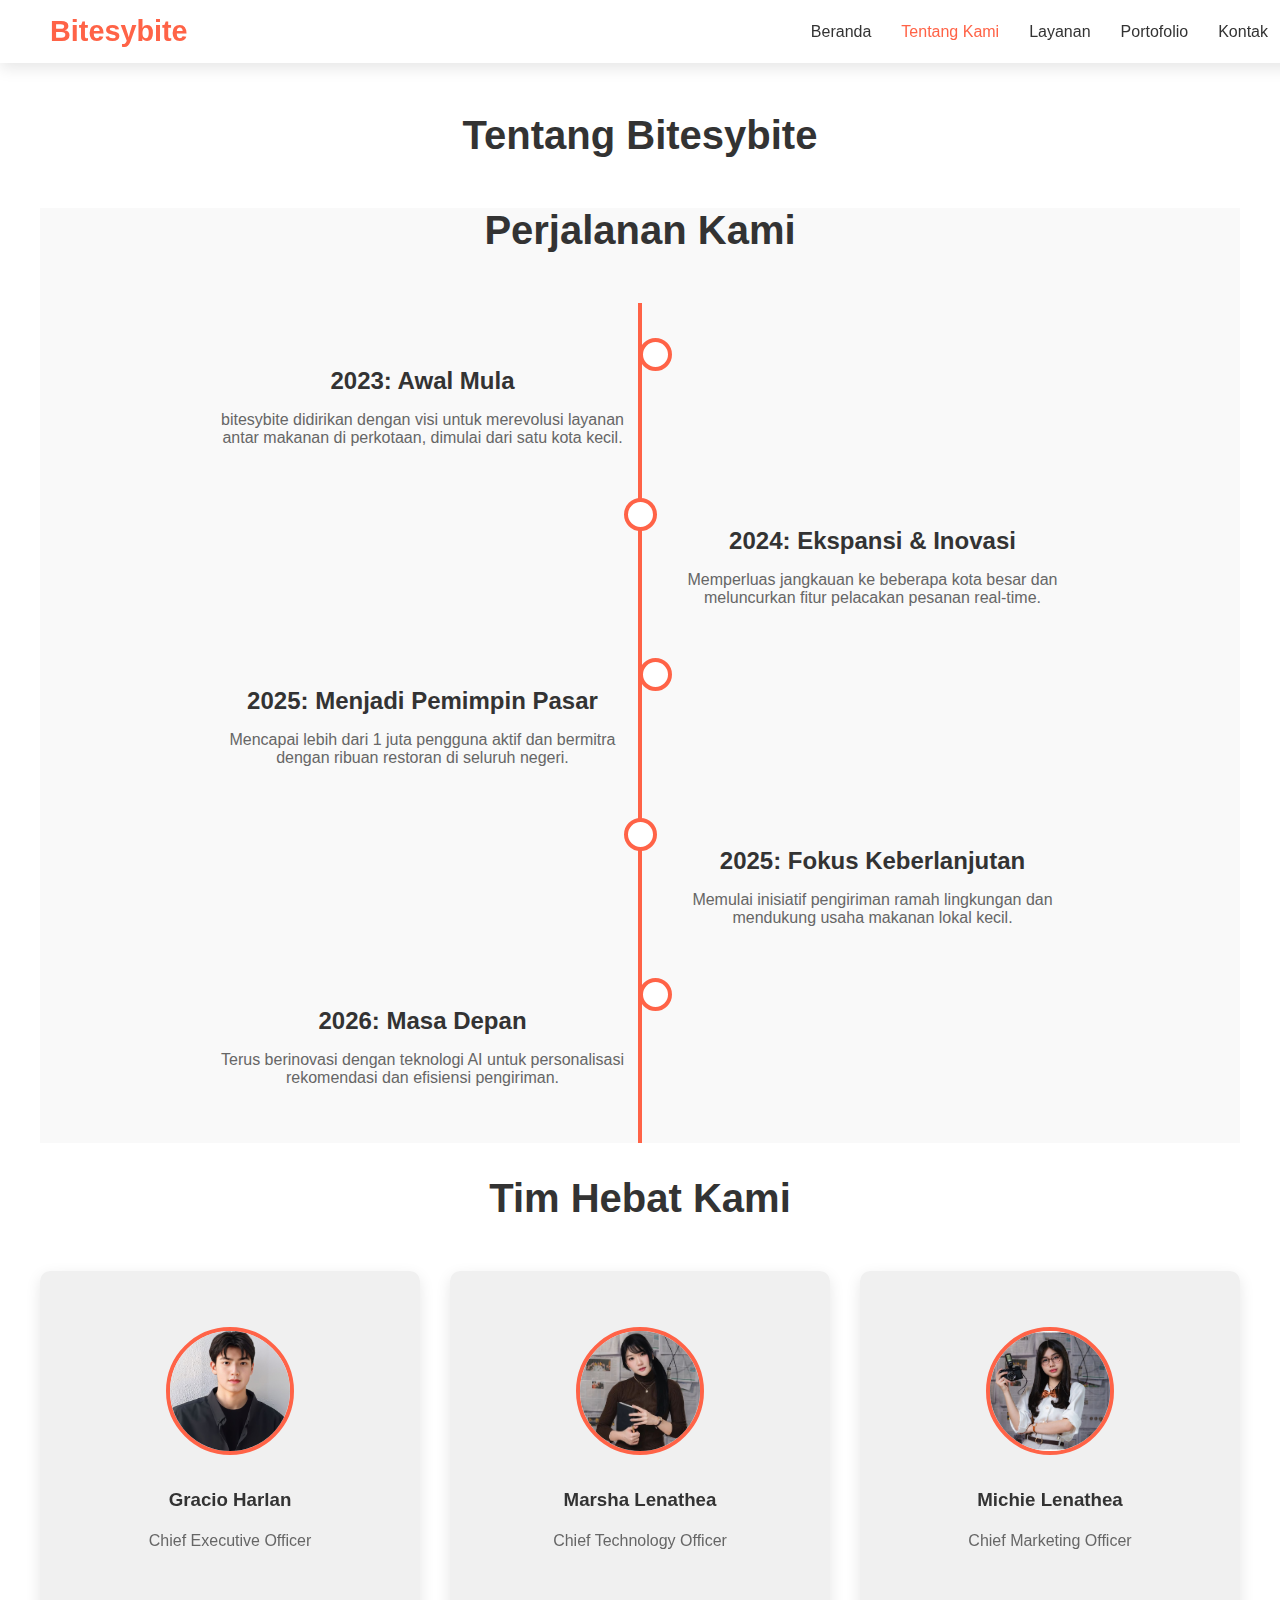
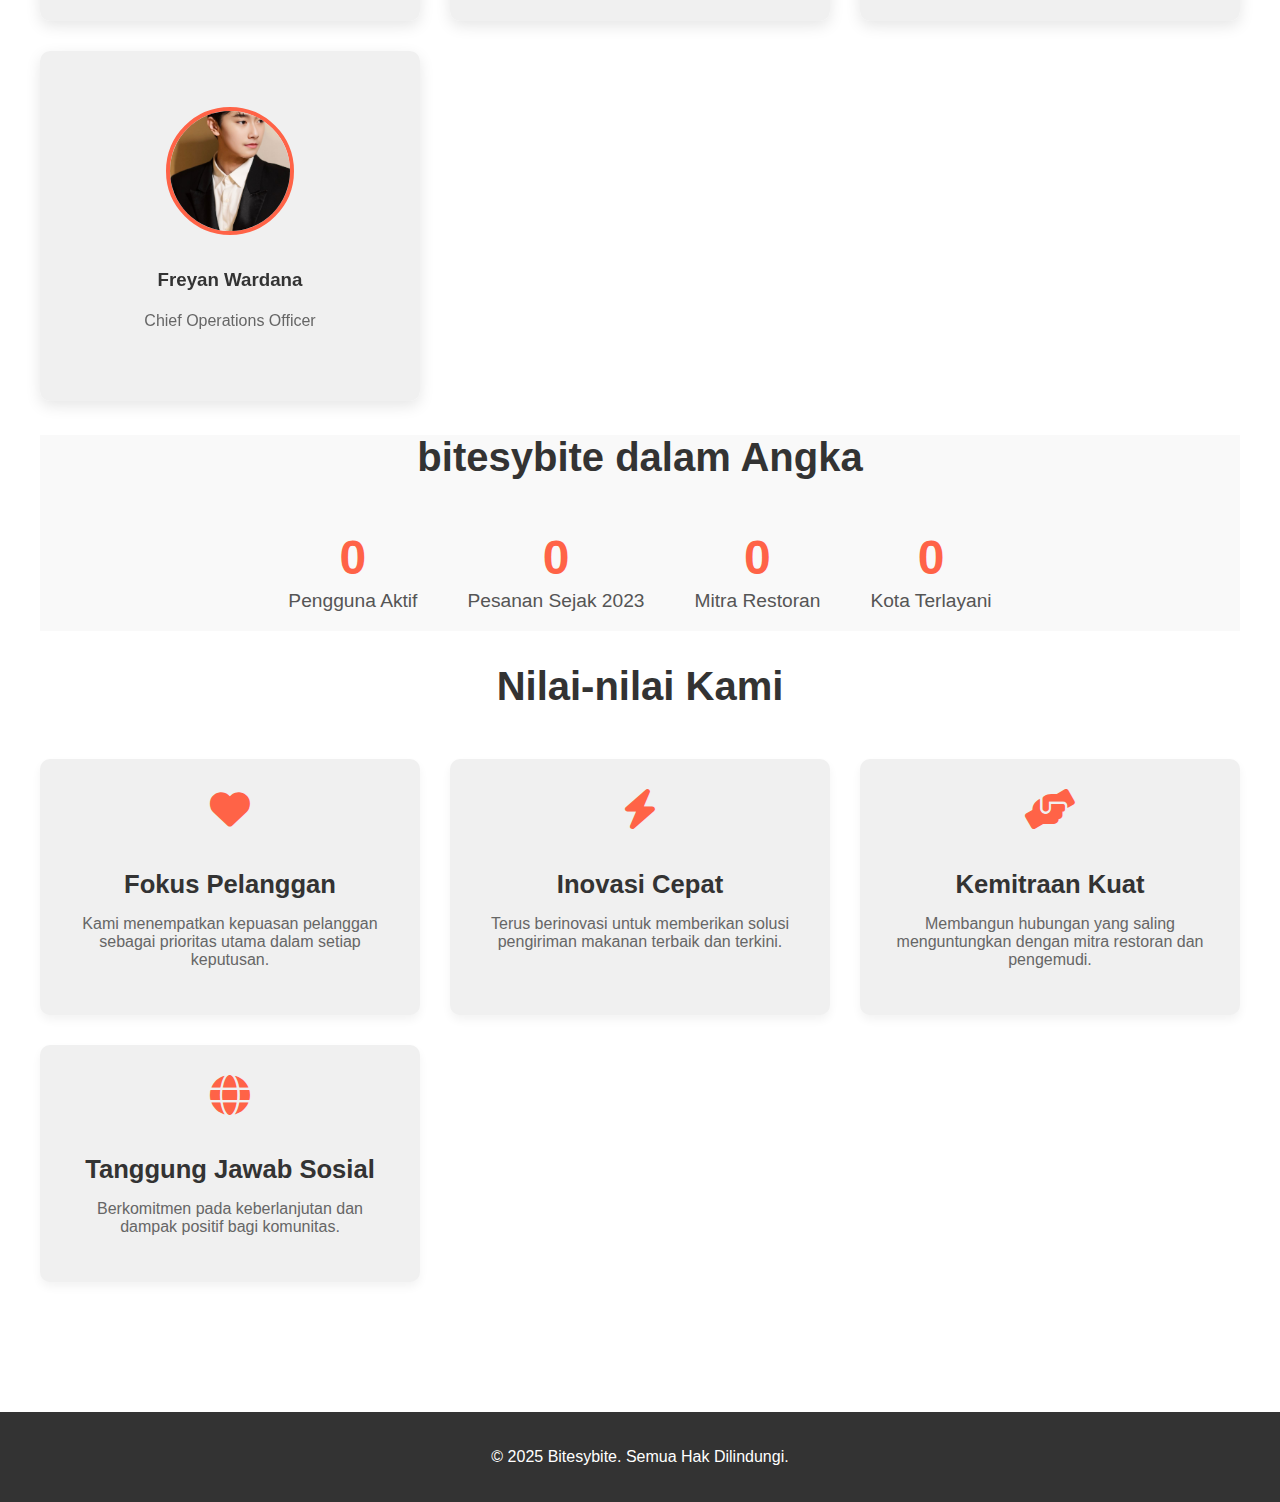
<file: about.html>
<!DOCTYPE html>
<html lang="id">
<head>
    <meta charset="UTF-8">
    <meta name="viewport" content="width=device-width, initial-scale=1.0">
    <title>Tentang Kami - Bitesybite</title>
    <link rel="stylesheet" href="https://cdnjs.cloudflare.com/ajax/libs/font-awesome/6.0.0-beta3/css/all.min.css">
    <link rel="stylesheet" href="style.css">
</head>
<body>
    <header>
        <a href="#" class="logo">Bitesybite</a>
        <nav>
            <ul>
                <li><a href="index.html">Beranda</a></li>
                <li><a href="about.html" class="active">Tentang Kami</a></li>
                <li><a href="services.html">Layanan</a></li>
                <li><a href="portfolio.html">Portofolio</a></li>
                <li><a href="contact.html">Kontak</a></li>
                <li><a href="blog.html">Blog</a></li>
            </ul>
        </nav>
    </header>

    <section id="about" class="about-section">
        <div class="container">
            <h2>Tentang Bitesybite</h2>
            <div class="company-story-section section">
                <h2>Perjalanan Kami</h2>
                <div class="timeline">
                    <div class="timeline-item">
                        <h3>2023: Awal Mula</h3>
                        <p>bitesybite didirikan dengan visi untuk merevolusi layanan antar makanan di perkotaan, dimulai dari satu kota kecil.</p>
                    </div>
                    <div class="timeline-item">
                        <h3>2024: Ekspansi & Inovasi</h3>
                        <p>Memperluas jangkauan ke beberapa kota besar dan meluncurkan fitur pelacakan pesanan real-time.</p>
                    </div>
                    <div class="timeline-item">
                        <h3>2025: Menjadi Pemimpin Pasar</h3>
                        <p>Mencapai lebih dari 1 juta pengguna aktif dan bermitra dengan ribuan restoran di seluruh negeri.</p>
                    </div>
                    <div class="timeline-item">
                        <h3>2025: Fokus Keberlanjutan</h3>
                        <p>Memulai inisiatif pengiriman ramah lingkungan dan mendukung usaha makanan lokal kecil.</p>
                    </div>
                    <div class="timeline-item">
                        <h3>2026: Masa Depan</h3>
                        <p>Terus berinovasi dengan teknologi AI untuk personalisasi rekomendasi dan efisiensi pengiriman.</p>
                    </div>
                </div>
            </div>

            <div class="team-section section">
                <h2>Tim Hebat Kami</h2>
                <div class="team-grid">
                    <div class="team-member-card">
                        <div class="card-inner">
                            <div class="card-front">
                                <img src="img/Gracio _ Graciajkt48.jpg" alt="CEO Image">
                                <h3>Gracio Harlan</h3>
                                <p>Chief Executive Officer</p>
                            </div>
                            <div class="card-back">
                            <p>Gracio adalah visioner di balik Bitesybite, dengan pengalaman lebih dari 10 tahun di industri teknologi dan logistik. Beliau berfokus pada inovasi dan pertumbuhan bisnis.</p>
                                <div>
                                    <a href="#" target="_blank"><i class="fab fa-linkedin"></i></a>
                                    <a href="#" target="_blank"><i class="fab fa-twitter"></i></a>
                                </div>
                            </div>
                        </div>
                    </div>
                    <div class="team-member-card">
                        <div class="card-inner">
                            <div class="card-front">
                                <img src="img/Marsha Lenathea.jpg" alt="CTO Image">
                                <h3>Marsha Lenathea</h3>
                                <p>Chief Technology Officer</p>
                            </div>
                            <div class="card-back">
                                <p>Marsha memimpin pengembangan teknologi dan infrastruktur Bitesybite. Dengan keahlian di bidang AI dan data, ia memastikan platform kami selalu terdepan.</p>
                                <div>
                                    <a href="#" target="_blank"><i class="fab fa-linkedin"></i></a>
                                    <a href="#" target="_blank"><i class="fab fa-github"></i></a>
                                </div>
                            </div>
                        </div>
                    </div>
                    <div class="team-member-card">
                        <div class="card-inner">
                            <div class="card-front">
                                <img src="img/Michie JKT48.jpg" alt="CMO Image">
                                <h3>Michie Lenathea</h3>
                                <p>Chief Marketing Officer</p>
                            </div>
                            <div class="card-back">
                                <p>Michie bertanggung jawab atas strategi pemasaran dan branding. Ia adalah otak di balik kampanye-kampanye sukses Bitesybite yang menarik jutaan pengguna.</p>
                                <div>
                                    <a href="#" target="_blank"><i class="fab fa-linkedin"></i></a>
                                    <a href="#" target="_blank"><i class="fab fa-instagram"></i></a>
                                </div>
                            </div>
                        </div>
                    </div>
                    <div class="team-member-card">
                        <div class="card-inner">
                            <div class="card-front">
                                <img src="img/ferrel JKT48.jpg" alt="COO Image">
                                <h3>Freyan Wardana</h3>
                                <p>Chief Operations Officer</p>
                            </div>
                            <div class="card-back">
                                <p>Freyan mengawasi semua operasi harian, memastikan efisiensi dan kualitas layanan pengiriman. Beliau adalah kunci kelancaran operasional Bitesybite.</p>
                                <div>
                                    <a href="#" target="_blank"><i class="fab fa-linkedin"></i></a>
                                    <a href="#" target="_blank"><i class="fab fa-facebook"></i></a>
                                </div>
                            </div>
                        </div>
                    </div>
                </div>
            </div>

            <div class="company-stats-section section">
                <h2>bitesybite dalam Angka</h2>
                <div class="stats-grid">
                    <div class="stat-item">
                        <div class="counter" data-target="1000000">0</div>
                        <p>Pengguna Aktif</p>
                    </div>
                    <div class="stat-item">
                        <div class="counter" data-target="2000000">0</div>
                        <p>Pesanan Sejak 2023</p>
                    </div>
                    <div class="stat-item">
                        <div class="counter" data-target="100">0</div>
                        <p>Mitra Restoran</p>
                    </div>
                    <div class="stat-item">
                        <div class="counter" data-target="55">0</div>
                        <p>Kota Terlayani</p>
                    </div>
                </div>
            </div>

            <div class="our-values-section section">
                <h2>Nilai-nilai Kami</h2>
                <div class="values-grid">
                    <div class="value-item">
                        <i class="fas fa-heart"></i>
                        <h3>Fokus Pelanggan</h3>
                        <p>Kami menempatkan kepuasan pelanggan sebagai prioritas utama dalam setiap keputusan.</p>
                    </div>
                    <div class="value-item">
                        <i class="fas fa-bolt"></i>
                        <h3>Inovasi Cepat</h3>
                        <p>Terus berinovasi untuk memberikan solusi pengiriman makanan terbaik dan terkini.</p>
                    </div>
                    <div class="value-item">
                        <i class="fas fa-hands-helping"></i>
                        <h3>Kemitraan Kuat</h3>
                        <p>Membangun hubungan yang saling menguntungkan dengan mitra restoran dan pengemudi.</p>
                    </div>
                    <div class="value-item">
                        <i class="fas fa-globe"></i>
                        <h3>Tanggung Jawab Sosial</h3>
                        <p>Berkomitmen pada keberlanjutan dan dampak positif bagi komunitas.</p>
                    </div>
                </div>
            </div>
        </div>
    </section>

    <footer>
        <div class="container">
            <p>&copy; 2025 Bitesybite. Semua Hak Dilindungi.</p>
        </div>
    </footer>
    <script src="script.js"></script>
</body>
</html>
</file>
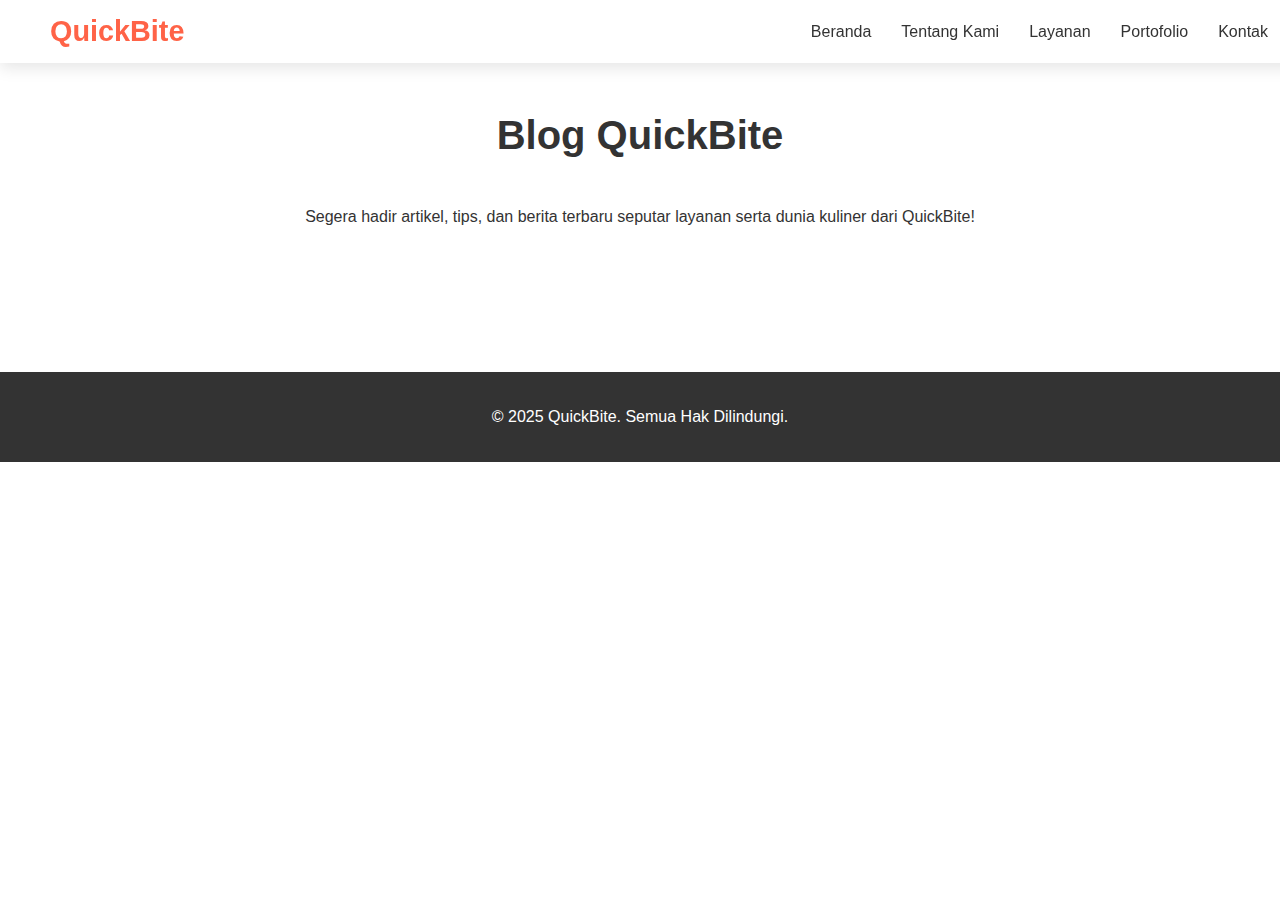
<file: blog.html>
<!DOCTYPE html>
<html lang="id">
<head>
    <meta charset="UTF-8">
    <meta name="viewport" content="width=device-width, initial-scale=1.0">
    <title>Blog - QuickBite</title>
    <link rel="stylesheet" href="https://cdnjs.cloudflare.com/ajax/libs/font-awesome/6.0.0-beta3/css/all.min.css">
    <link rel="stylesheet" href="style.css">
</head>
<body>
    <header>
        <a href="#" class="logo">QuickBite</a>
        <nav>
            <ul>
                <li><a href="index.html">Beranda</a></li>
                <li><a href="about.html">Tentang Kami</a></li>
                <li><a href="services.html">Layanan</a></li>
                <li><a href="portfolio.html">Portofolio</a></li>
                <li><a href="contact.html">Kontak</a></li>
                <li><a href="blog.html" class="active">Blog</a></li>
            </ul>
        </nav>
    </header>

    <section id="blog" class="blog-section">
        <div class="container">
            <h2>Blog QuickBite</h2>
            <p>Segera hadir artikel, tips, dan berita terbaru seputar layanan serta dunia kuliner dari QuickBite!</p>
        </div>
    </section>
    <footer>
        <div class="container">
            <p>&copy; 2025 QuickBite. Semua Hak Dilindungi.</p>
        </div>
    </footer>
    <script src="script.js"></script>
</body>
</html>
</file>
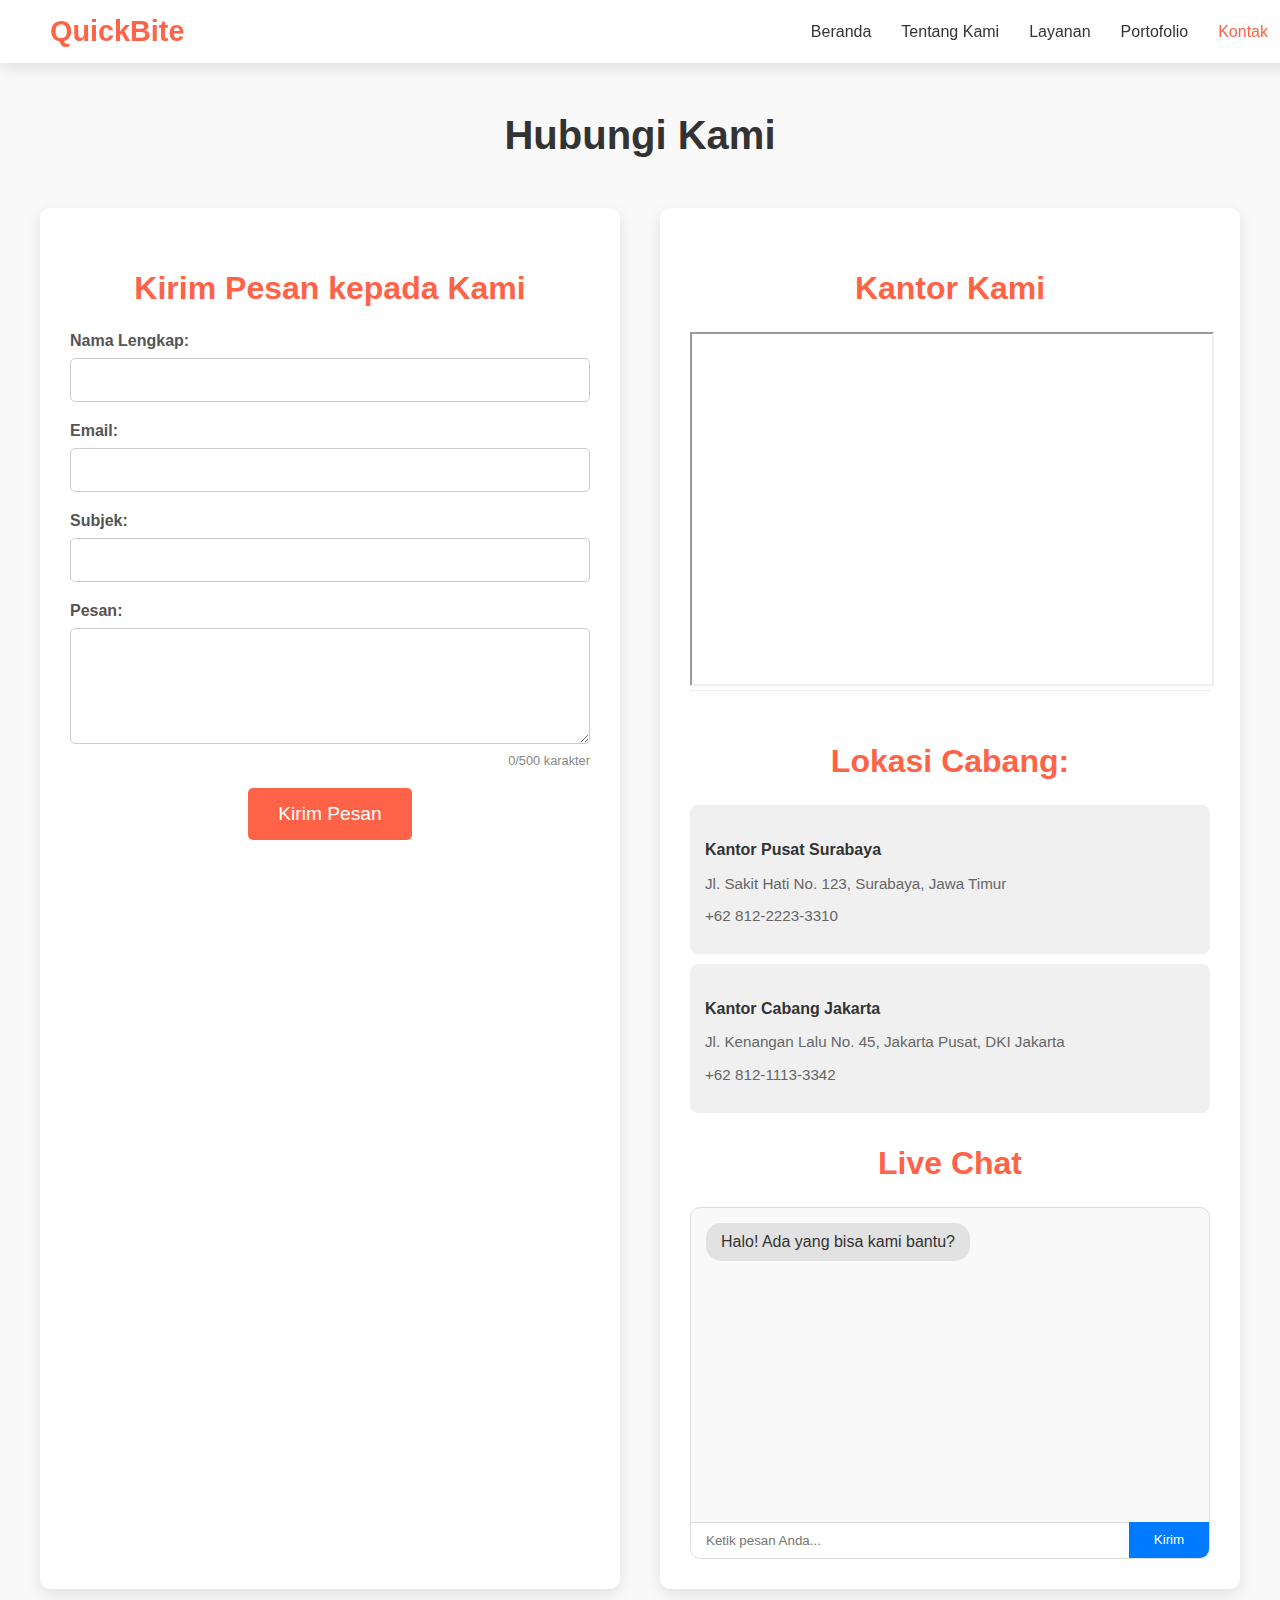
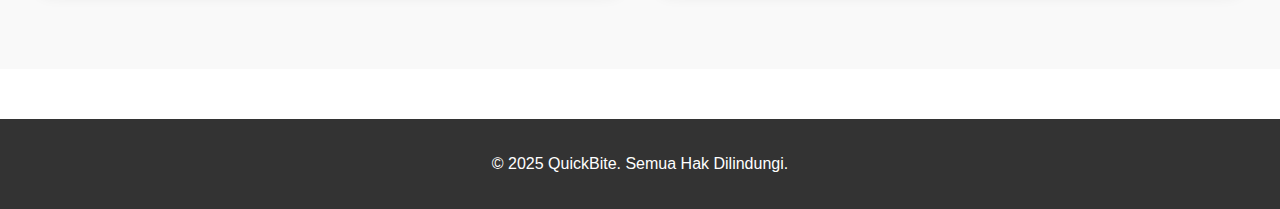
<file: contact.html>
<!DOCTYPE html>
<html lang="id">
<head>
    <meta charset="UTF-8">
    <meta name="viewport" content="width=device-width, initial-scale=1.0">
    <title>Kontak - QuickBite</title>
    <link rel="stylesheet" href="https://cdnjs.cloudflare.com/ajax/libs/font-awesome/6.0.0-beta3/css/all.min.css">
    <link rel="stylesheet" href="style.css">
</head>
<body>
    <header>
        <a href="#" class="logo">QuickBite</a>
        <nav>
            <ul>
                <li><a href="index.html">Beranda</a></li>
                <li><a href="about.html">Tentang Kami</a></li>
                <li><a href="services.html">Layanan</a></li>
                <li><a href="portfolio.html">Portofolio</a></li>
                <li><a href="contact.html" class="active">Kontak</a></li>
                <li><a href="blog.html">Blog</a></li>
            </ul>
        </nav>
    </header>

    <section id="contact" class="contact-section">
        <div class="container">
            <h2>Hubungi Kami</h2>
            <div class="contact-container">
                <div class="contact-form-container">
                    <h3>Kirim Pesan kepada Kami</h3>
                    <form class="contact-form" id="contact-form">
                        <div class="form-group">
                            <label for="name">Nama Lengkap:</label>
                            <input type="text" id="name" name="name" required>
                            <span class="error-message" id="name-error"></span>
                        </div>
                        <div class="form-group">
                            <label for="email">Email:</label>
                            <input type="email" id="email" name="email" required>
                            <span class="error-message" id="email-error"></span>
                        </div>
                        <div class="form-group">
                            <label for="subject">Subjek:</label>
                            <input type="text" id="subject" name="subject" required>
                            <span class="error-message" id="subject-error"></span>
                        </div>
                        <div class="form-group">
                            <label for="message">Pesan:</label>
                            <textarea id="message" name="message" rows="6" maxlength="500" required></textarea>
                            <span class="char-counter" id="message-char-count">0/500 karakter</span>
                            <span class="error-message" id="message-error"></span>
                        </div>
                        <button type="submit">Kirim Pesan</button>
                    </form>
                </div>
                <div class="contact-info-map-container">
                    <h3>Kantor Kami</h3>
                    <div id="map" class="map-placeholder">
                        <iframe src="https://www.google.com/maps" alt="Map Placeholder" style="width:100%; height:350px; object-fit:cover;"></iframe>
                    </div>
                    <div class="office-locations">
                        <h3>Lokasi Cabang:</h3>
                        <div class="location-marker-item" data-lat="-7.271165" data-lng="112.748118">
                            <h4>Kantor Pusat Surabaya</h4>
                            <p>Jl. Sakit Hati No. 123, Surabaya, Jawa Timur</p>
                            <p>+62 812-2223-3310</p>
                        </div>
                        <div class="location-marker-item" data-lat="-6.208763" data-lng="106.845599">
                            <h4>Kantor Cabang Jakarta</h4>
                            <p>Jl. Kenangan Lalu No. 45, Jakarta Pusat, DKI Jakarta</p>
                            <p>+62 812-1113-3342</p>
                        </div>
                    </div>
                    <h3>Live Chat</h3>
                    <div class="live-chat-box">
                        <div class="chat-messages" id="chat-messages">
                            <div class="chat-message bot">Halo! Ada yang bisa kami bantu?</div>
                        </div>
                        <div style="display: flex;">
                            <input type="text" id="chat-input" placeholder="Ketik pesan Anda...">
                            <button id="send-chat">Kirim</button>
                        </div>
                    </div>
                </div>
            </div>
        </div>
    </section>
    <footer>
        <div class="container">
            <p>&copy; 2025 QuickBite. Semua Hak Dilindungi.</p>
        </div>
    </footer>
    <script src="script.js"></script>
</body>
</html>
</file>
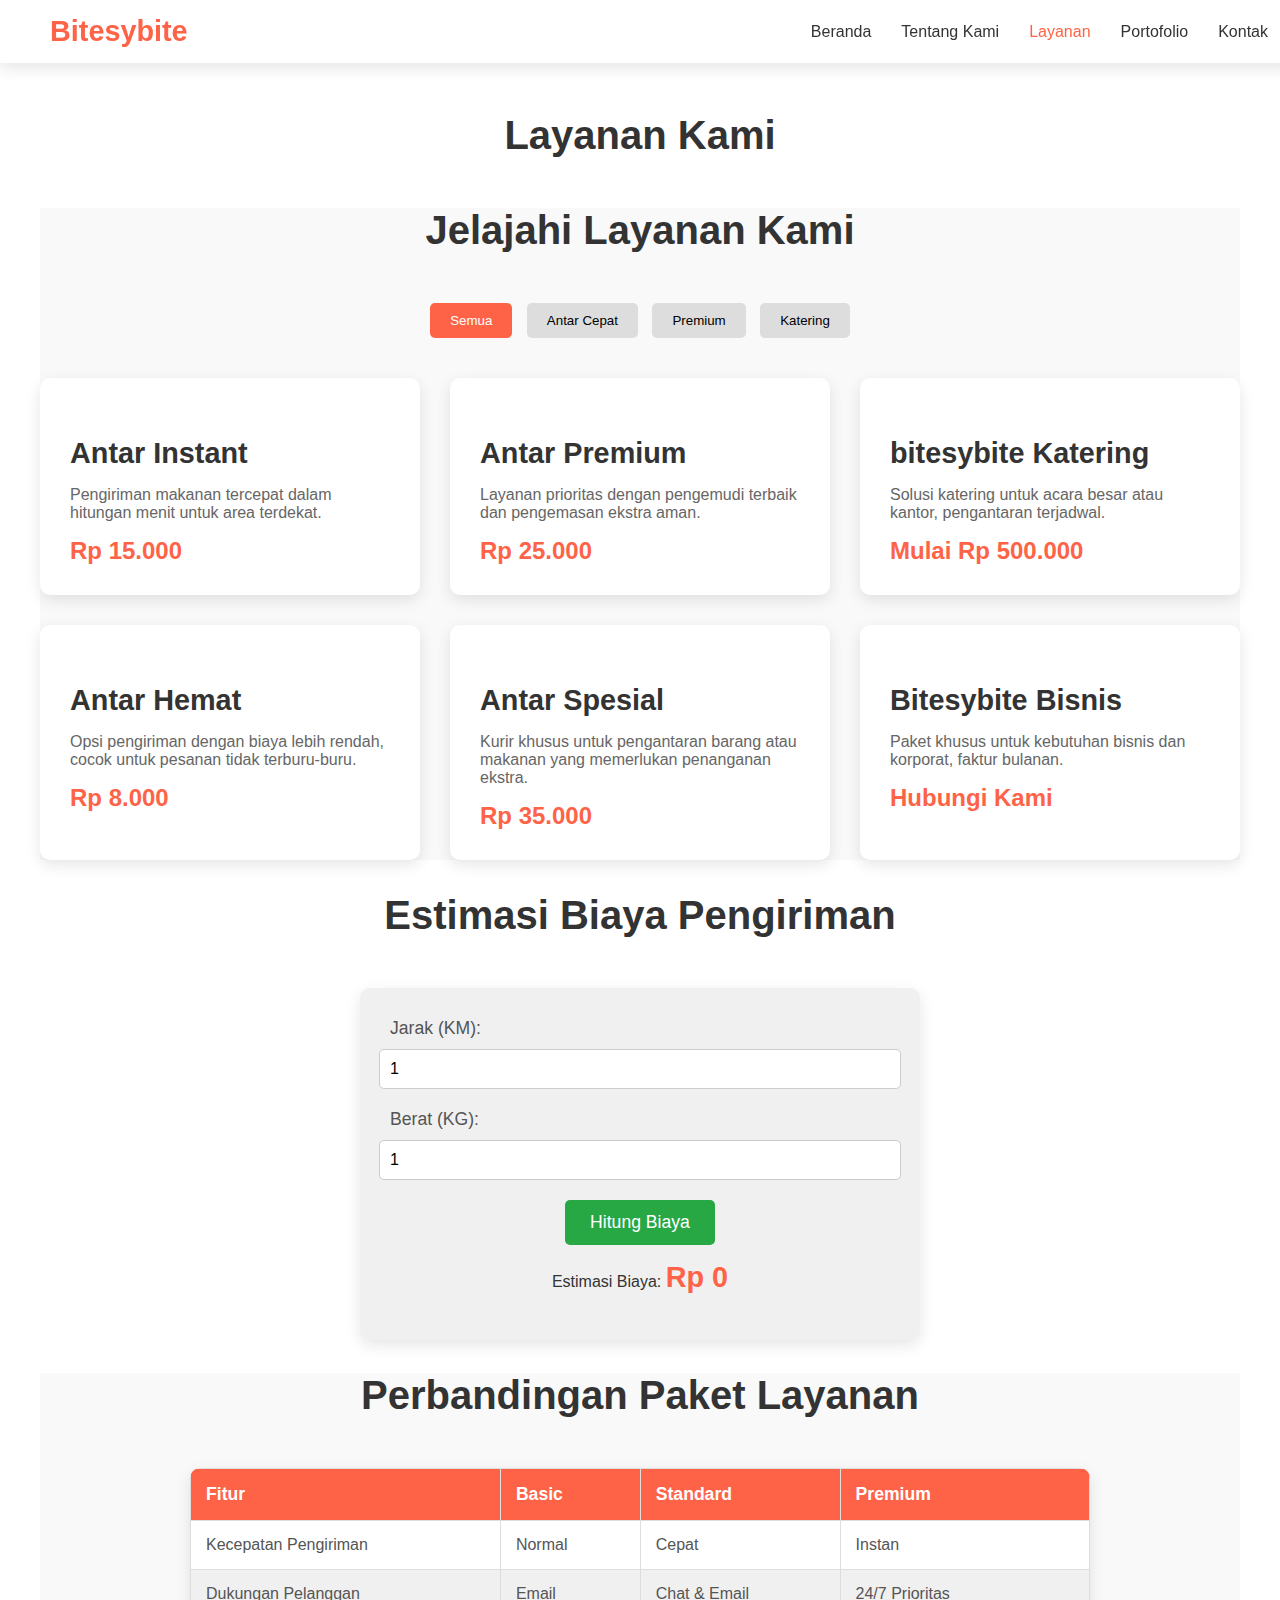
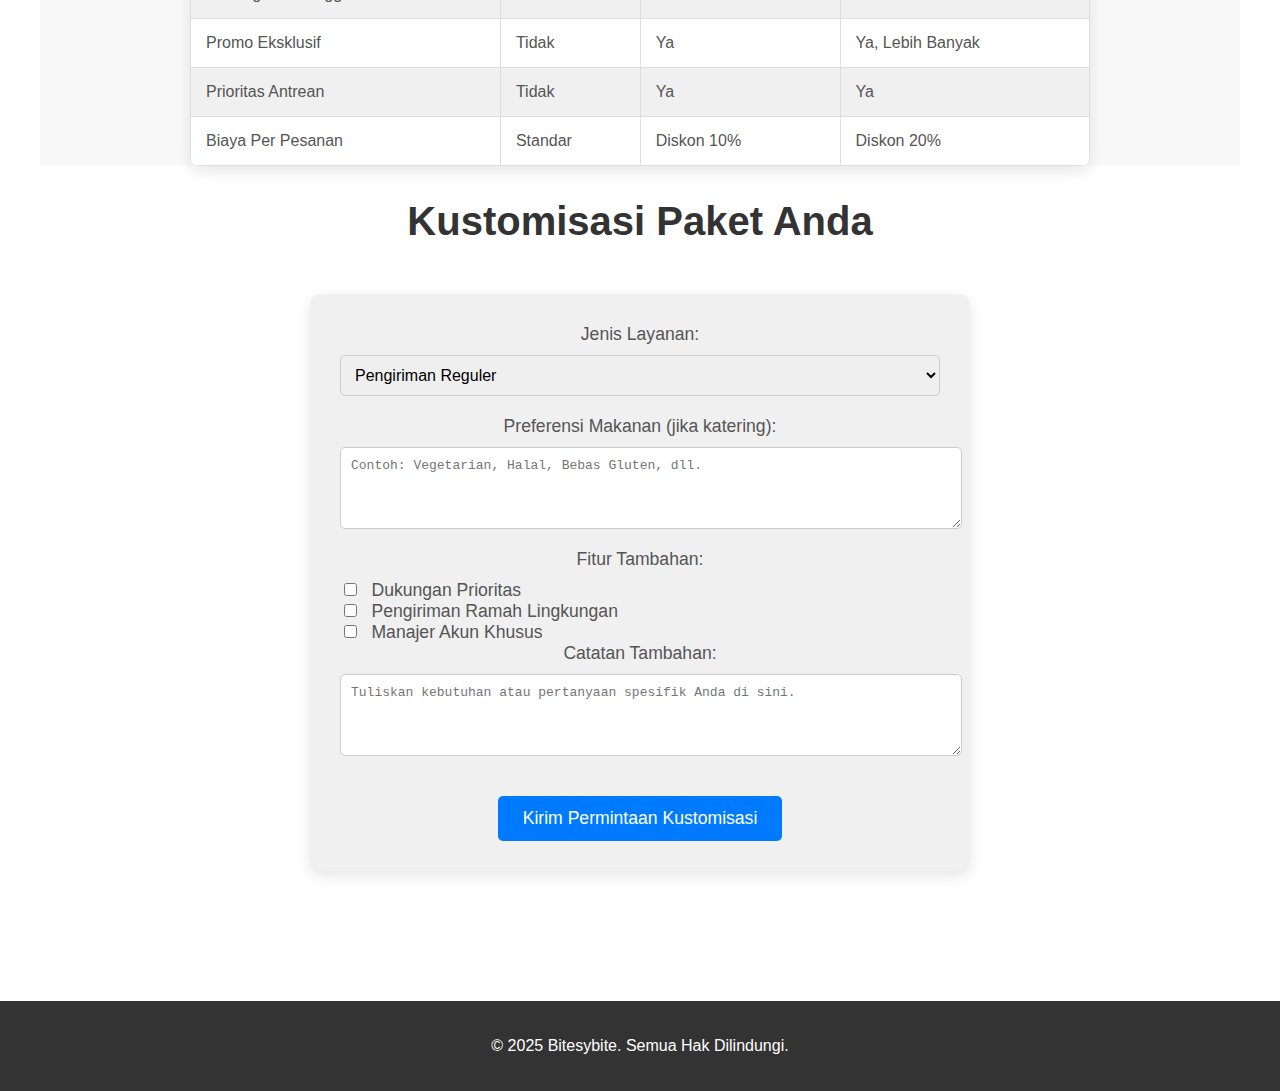
<file: portfolio.html>
<!DOCTYPE html>
<html lang="id">
<head>
    <meta charset="UTF-8">
    <meta name="viewport" content="width=device-width, initial-scale=1.0">
    <title>Layanan - Bitesybite</title>
    <link rel="stylesheet" href="https://cdnjs.cloudflare.com/ajax/libs/font-awesome/6.0.0-beta3/css/all.min.css">
    <link rel="stylesheet" href="style.css">
</head>
<body>
    <header>
        <a href="#" class="logo">Bitesybite</a>
        <nav>
            <ul>
                <li><a href="index.html">Beranda</a></li>
                <li><a href="about.html">Tentang Kami</a></li>
                <li><a href="services.html" class="active">Layanan</a></li>
                <li><a href="portfolio.html">Portofolio</a></li>
                <li><a href="contact.html">Kontak</a></li>
                <li><a href="blog.html">Blog</a></li>
            </ul>
        </nav>
    </header>

    <section id="services" class="services-section">
        <div class="container">
            <h2>Layanan Kami</h2>
            <div class="services-catalog section">
                <h2>Jelajahi Layanan Kami</h2>
                <div class="filter-buttons">
                    <button class="filter-btn active" data-category="all">Semua</button>
                    <button class="filter-btn" data-category="fast-delivery">Antar Cepat</button>
                    <button class="filter-btn" data-category="premium">Premium</button>
                    <button class="filter-btn" data-category="catering">Katering</button>
                </div>
                <div class="service-cards-grid">
                    <div class="service-card-item" data-category="fast-delivery">
                        <h3>Antar Instant</h3>
                        <p>Pengiriman makanan tercepat dalam hitungan menit untuk area terdekat.</p>
                        <span class="price">Rp 15.000</span>
                    </div>
                    <div class="service-card-item" data-category="premium">
                        <h3>Antar Premium</h3>
                        <p>Layanan prioritas dengan pengemudi terbaik dan pengemasan ekstra aman.</p>
                        <span class="price">Rp 25.000</span>
                    </div>
                    <div class="service-card-item" data-category="catering">
                        <h3>bitesybite Katering</h3>
                        <p>Solusi katering untuk acara besar atau kantor, pengantaran terjadwal.</p>
                        <span class="price">Mulai Rp 500.000</span>
                    </div>
                     <div class="service-card-item" data-category="fast-delivery">
                        <h3>Antar Hemat</h3>
                        <p>Opsi pengiriman dengan biaya lebih rendah, cocok untuk pesanan tidak terburu-buru.</p>
                        <span class="price">Rp 8.000</span>
                    </div>
                    <div class="service-card-item" data-category="premium">
                        <h3>Antar Spesial</h3>
                        <p>Kurir khusus untuk pengantaran barang atau makanan yang memerlukan penanganan ekstra.</p>
                        <span class="price">Rp 35.000</span>
                    </div>
                    <div class="service-card-item" data-category="catering">
                        <h3>Bitesybite Bisnis</h3>
                        <p>Paket khusus untuk kebutuhan bisnis dan korporat, faktur bulanan.</p>
                        <span class="price">Hubungi Kami</span>
                    </div>
                </div>
            </div>

            <div class="price-calculator-section section">
                <h2>Estimasi Biaya Pengiriman</h2>
                <div class="calculator-form">
                    <label for="distance">Jarak (KM):</label>
                    <input type="number" id="distance" min="1" value="1" placeholder="Masukkan jarak dalam KM">

                    <label for="weight">Berat (KG):</label>
                    <input type="number" id="weight" min="0.1" step="0.1" value="1" placeholder="Masukkan berat dalam KG">

                    <button id="calculate-price">Hitung Biaya</button>
                    <p>Estimasi Biaya: <span id="estimated-cost">Rp 0</span></p>
                </div>
            </div>

            <div class="comparison-table-section section">
                <h2>Perbandingan Paket Layanan</h2>
                <table>
                    <thead>
                        <tr>
                            <th>Fitur</th>
                            <th>Basic</th>
                            <th>Standard</th>
                            <th>Premium</th>
                        </tr>
                    </thead>
                    <tbody>
                        <tr>
                            <td>Kecepatan Pengiriman</td>
                            <td>Normal</td>
                            <td>Cepat</td>
                            <td>Instan</td>
                        </tr>
                        <tr>
                            <td>Dukungan Pelanggan</td>
                            <td>Email</td>
                            <td>Chat & Email</td>
                            <td>24/7 Prioritas</td>
                        </tr>
                        <tr>
                            <td>Promo Eksklusif</td>
                            <td>Tidak</td>
                            <td>Ya</td>
                            <td>Ya, Lebih Banyak</td>
                        </tr>
                        <tr>
                            <td>Prioritas Antrean</td>
                            <td>Tidak</td>
                            <td>Ya</td>
                            <td>Ya</td>
                        </tr>
                        <tr>
                            <td>Biaya Per Pesanan</td>
                            <td>Standar</td>
                            <td>Diskon 10%</td>
                            <td>Diskon 20%</td>
                        </tr>
                    </tbody>
                </table>
            </div>

            <div class="customize-package-form-section section">
                <h2>Kustomisasi Paket Anda</h2>
                <form class="customization-form" id="customization-form">
                    <label for="package-type">Jenis Layanan:</label>
                    <select id="package-type" name="package_type">
                        <option value="delivery">Pengiriman Reguler</option>
                        <option value="catering">Katering</option>
                        <option value="business">Kebutuhan Bisnis</option>
                    </select>

                    <label for="food-preferences">Preferensi Makanan (jika katering):</label>
                    <textarea id="food-preferences" name="food_preferences" rows="4" placeholder="Contoh: Vegetarian, Halal, Bebas Gluten, dll."></textarea>

                    <label>Fitur Tambahan:</label>
                    <div>
                        <input type="checkbox" id="priority-support" name="additional_features[]" value="priority-support">
                        <label for="priority-support">Dukungan Prioritas</label>
                    </div>
                    <div>
                        <input type="checkbox" id="eco-friendly-delivery" name="additional_features[]" value="eco-friendly-delivery">
                        <label for="eco-friendly-delivery">Pengiriman Ramah Lingkungan</label>
                    </div>
                    <div>
                        <input type="checkbox" id="dedicated-account" name="additional_features[]" value="dedicated-account">
                        <label for="dedicated-account">Manajer Akun Khusus</label>
                    </div>

                    <label for="notes">Catatan Tambahan:</label>
                    <textarea id="notes" name="notes" rows="4" placeholder="Tuliskan kebutuhan atau pertanyaan spesifik Anda di sini."></textarea>

                    <button type="submit">Kirim Permintaan Kustomisasi</button>
                </form>
            </div>
        </div>
    </section>
    <footer>
        <div class="container">
            <p>&copy; 2025 Bitesybite. Semua Hak Dilindungi.</p>
        </div>
    </footer>
    <script src="script.js"></script>
</body>
</html>
</file>
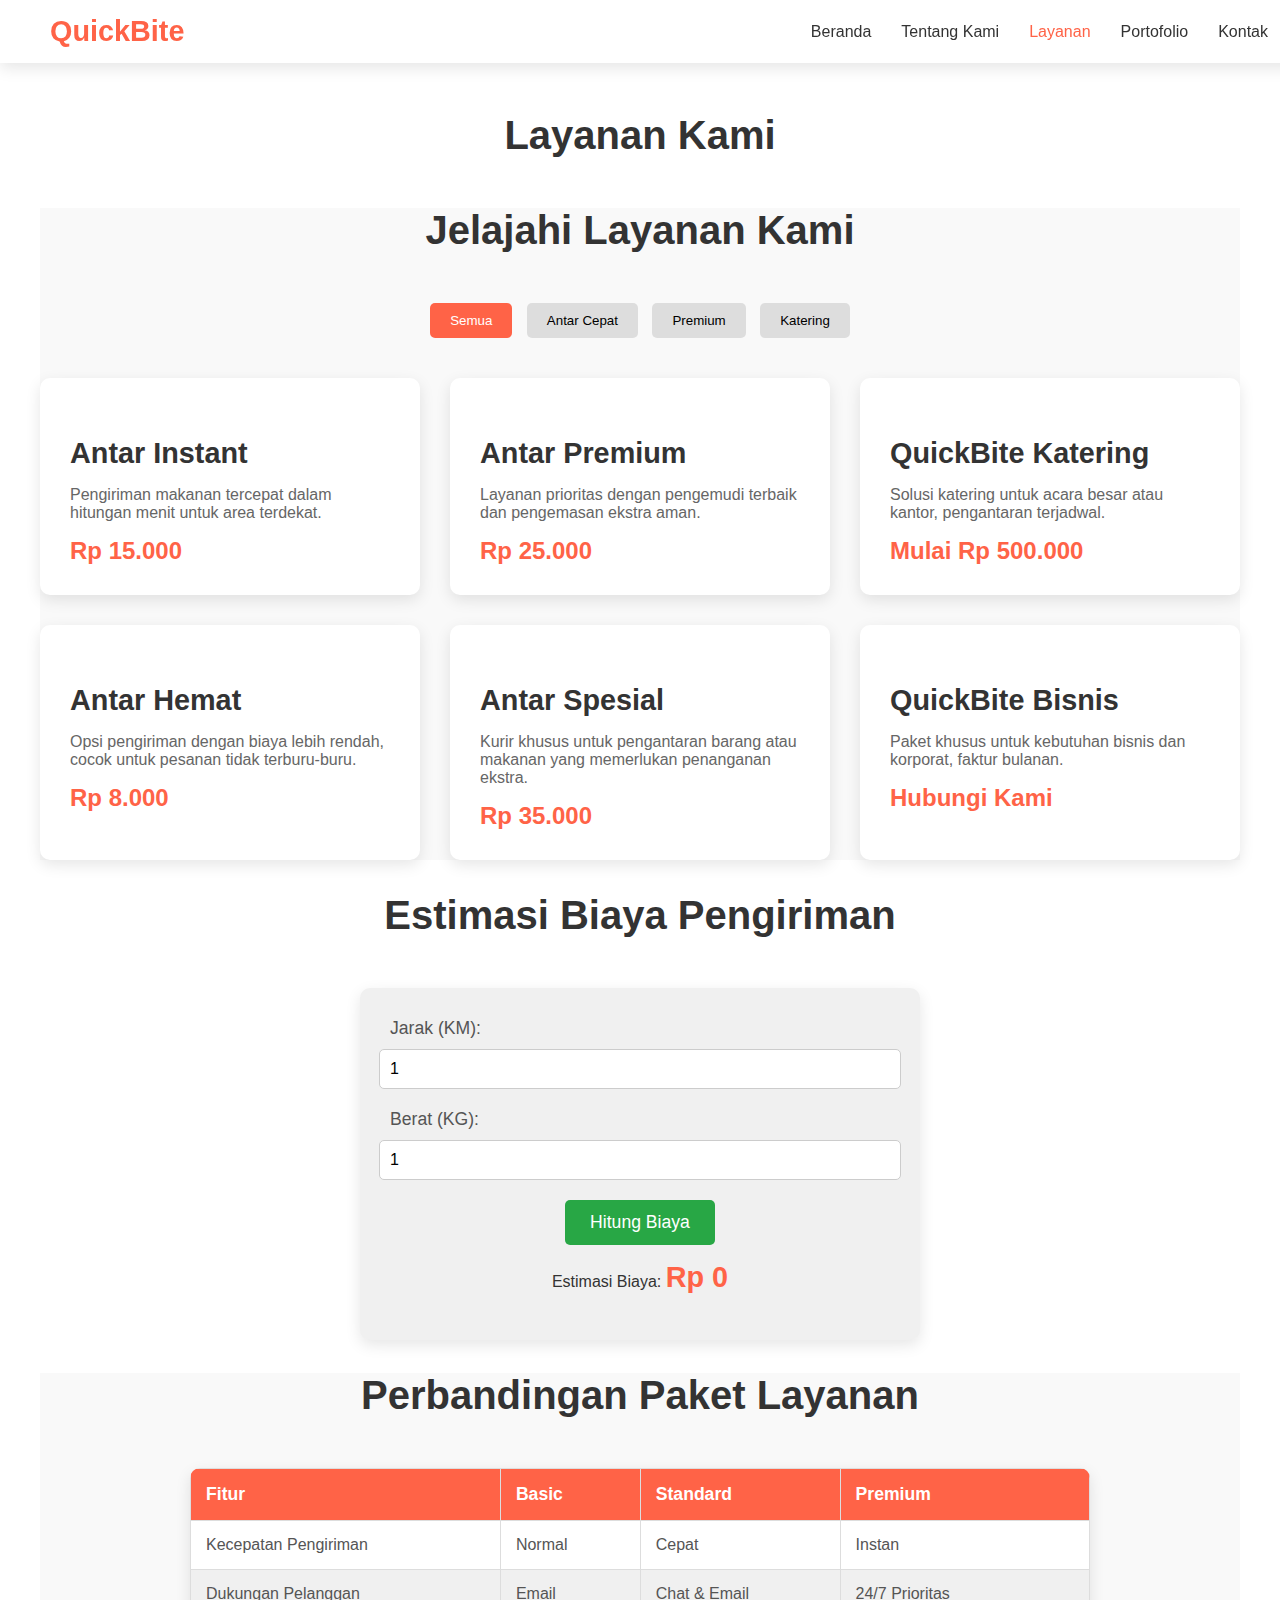
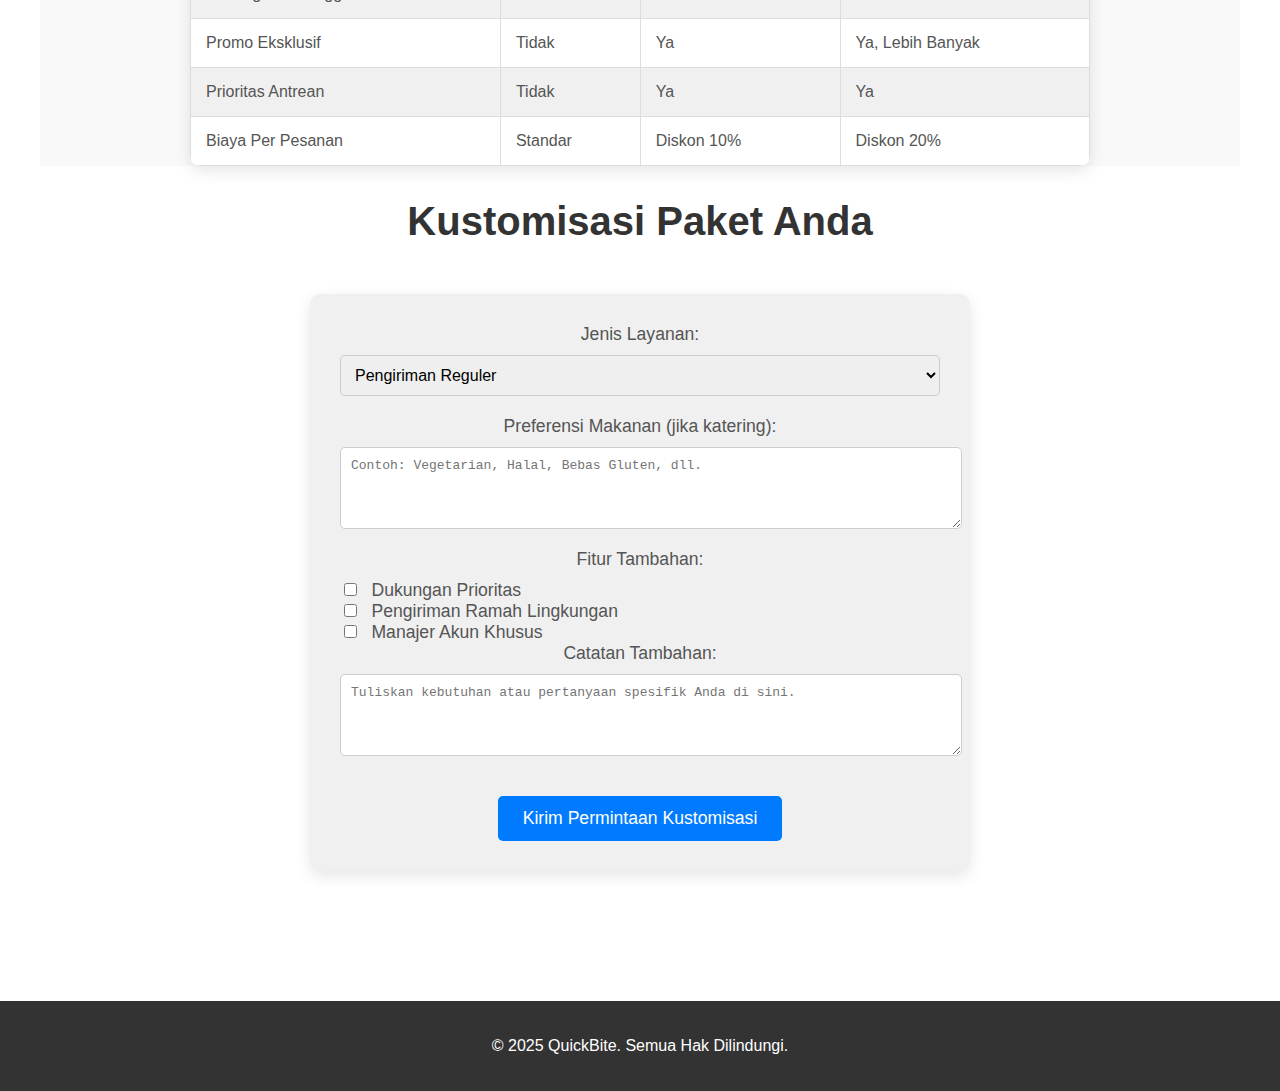
<file: service.html>
<!DOCTYPE html>
<html lang="id">
<head>
    <meta charset="UTF-8">
    <meta name="viewport" content="width=device-width, initial-scale=1.0">
    <title>Layanan - QuickBite</title>
    <link rel="stylesheet" href="https://cdnjs.cloudflare.com/ajax/libs/font-awesome/6.0.0-beta3/css/all.min.css">
    <link rel="stylesheet" href="style.css">
</head>
<body>
    <header>
        <a href="#" class="logo">QuickBite</a>
        <nav>
            <ul>
                <li><a href="index.html">Beranda</a></li>
                <li><a href="about.html">Tentang Kami</a></li>
                <li><a href="services.html" class="active">Layanan</a></li>
                <li><a href="portfolio.html">Portofolio</a></li>
                <li><a href="contact.html">Kontak</a></li>
                <li><a href="blog.html">Blog</a></li>
            </ul>
        </nav>
    </header>

    <section id="services" class="services-section">
        <div class="container">
            <h2>Layanan Kami</h2>
            <div class="services-catalog section">
                <h2>Jelajahi Layanan Kami</h2>
                <div class="filter-buttons">
                    <button class="filter-btn active" data-category="all">Semua</button>
                    <button class="filter-btn" data-category="fast-delivery">Antar Cepat</button>
                    <button class="filter-btn" data-category="premium">Premium</button>
                    <button class="filter-btn" data-category="catering">Katering</button>
                </div>
                <div class="service-cards-grid">
                    <div class="service-card-item" data-category="fast-delivery">
                        <h3>Antar Instant</h3>
                        <p>Pengiriman makanan tercepat dalam hitungan menit untuk area terdekat.</p>
                        <span class="price">Rp 15.000</span>
                    </div>
                    <div class="service-card-item" data-category="premium">
                        <h3>Antar Premium</h3>
                        <p>Layanan prioritas dengan pengemudi terbaik dan pengemasan ekstra aman.</p>
                        <span class="price">Rp 25.000</span>
                    </div>
                    <div class="service-card-item" data-category="catering">
                        <h3>QuickBite Katering</h3>
                        <p>Solusi katering untuk acara besar atau kantor, pengantaran terjadwal.</p>
                        <span class="price">Mulai Rp 500.000</span>
                    </div>
                     <div class="service-card-item" data-category="fast-delivery">
                        <h3>Antar Hemat</h3>
                        <p>Opsi pengiriman dengan biaya lebih rendah, cocok untuk pesanan tidak terburu-buru.</p>
                        <span class="price">Rp 8.000</span>
                    </div>
                    <div class="service-card-item" data-category="premium">
                        <h3>Antar Spesial</h3>
                        <p>Kurir khusus untuk pengantaran barang atau makanan yang memerlukan penanganan ekstra.</p>
                        <span class="price">Rp 35.000</span>
                    </div>
                    <div class="service-card-item" data-category="catering">
                        <h3>QuickBite Bisnis</h3>
                        <p>Paket khusus untuk kebutuhan bisnis dan korporat, faktur bulanan.</p>
                        <span class="price">Hubungi Kami</span>
                    </div>
                </div>
            </div>

            <div class="price-calculator-section section">
                <h2>Estimasi Biaya Pengiriman</h2>
                <div class="calculator-form">
                    <label for="distance">Jarak (KM):</label>
                    <input type="number" id="distance" min="1" value="1" placeholder="Masukkan jarak dalam KM">

                    <label for="weight">Berat (KG):</label>
                    <input type="number" id="weight" min="0.1" step="0.1" value="1" placeholder="Masukkan berat dalam KG">

                    <button id="calculate-price">Hitung Biaya</button>
                    <p>Estimasi Biaya: <span id="estimated-cost">Rp 0</span></p>
                </div>
            </div>

            <div class="comparison-table-section section">
                <h2>Perbandingan Paket Layanan</h2>
                <table>
                    <thead>
                        <tr>
                            <th>Fitur</th>
                            <th>Basic</th>
                            <th>Standard</th>
                            <th>Premium</th>
                        </tr>
                    </thead>
                    <tbody>
                        <tr>
                            <td>Kecepatan Pengiriman</td>
                            <td>Normal</td>
                            <td>Cepat</td>
                            <td>Instan</td>
                        </tr>
                        <tr>
                            <td>Dukungan Pelanggan</td>
                            <td>Email</td>
                            <td>Chat & Email</td>
                            <td>24/7 Prioritas</td>
                        </tr>
                        <tr>
                            <td>Promo Eksklusif</td>
                            <td>Tidak</td>
                            <td>Ya</td>
                            <td>Ya, Lebih Banyak</td>
                        </tr>
                        <tr>
                            <td>Prioritas Antrean</td>
                            <td>Tidak</td>
                            <td>Ya</td>
                            <td>Ya</td>
                        </tr>
                        <tr>
                            <td>Biaya Per Pesanan</td>
                            <td>Standar</td>
                            <td>Diskon 10%</td>
                            <td>Diskon 20%</td>
                        </tr>
                    </tbody>
                </table>
            </div>

            <div class="customize-package-form-section section">
                <h2>Kustomisasi Paket Anda</h2>
                <form class="customization-form" id="customization-form">
                    <label for="package-type">Jenis Layanan:</label>
                    <select id="package-type" name="package_type">
                        <option value="delivery">Pengiriman Reguler</option>
                        <option value="catering">Katering</option>
                        <option value="business">Kebutuhan Bisnis</option>
                    </select>

                    <label for="food-preferences">Preferensi Makanan (jika katering):</label>
                    <textarea id="food-preferences" name="food_preferences" rows="4" placeholder="Contoh: Vegetarian, Halal, Bebas Gluten, dll."></textarea>

                    <label>Fitur Tambahan:</label>
                    <div>
                        <input type="checkbox" id="priority-support" name="additional_features[]" value="priority-support">
                        <label for="priority-support">Dukungan Prioritas</label>
                    </div>
                    <div>
                        <input type="checkbox" id="eco-friendly-delivery" name="additional_features[]" value="eco-friendly-delivery">
                        <label for="eco-friendly-delivery">Pengiriman Ramah Lingkungan</label>
                    </div>
                    <div>
                        <input type="checkbox" id="dedicated-account" name="additional_features[]" value="dedicated-account">
                        <label for="dedicated-account">Manajer Akun Khusus</label>
                    </div>

                    <label for="notes">Catatan Tambahan:</label>
                    <textarea id="notes" name="notes" rows="4" placeholder="Tuliskan kebutuhan atau pertanyaan spesifik Anda di sini."></textarea>

                    <button type="submit">Kirim Permintaan Kustomisasi</button>
                </form>
            </div>
        </div>
    </section>
    <footer>
        <div class="container">
            <p>&copy; 2025 QuickBite. Semua Hak Dilindungi.</p>
        </div>
    </footer>
    <script src="script.js"></script>
</body>
</html>
</file>
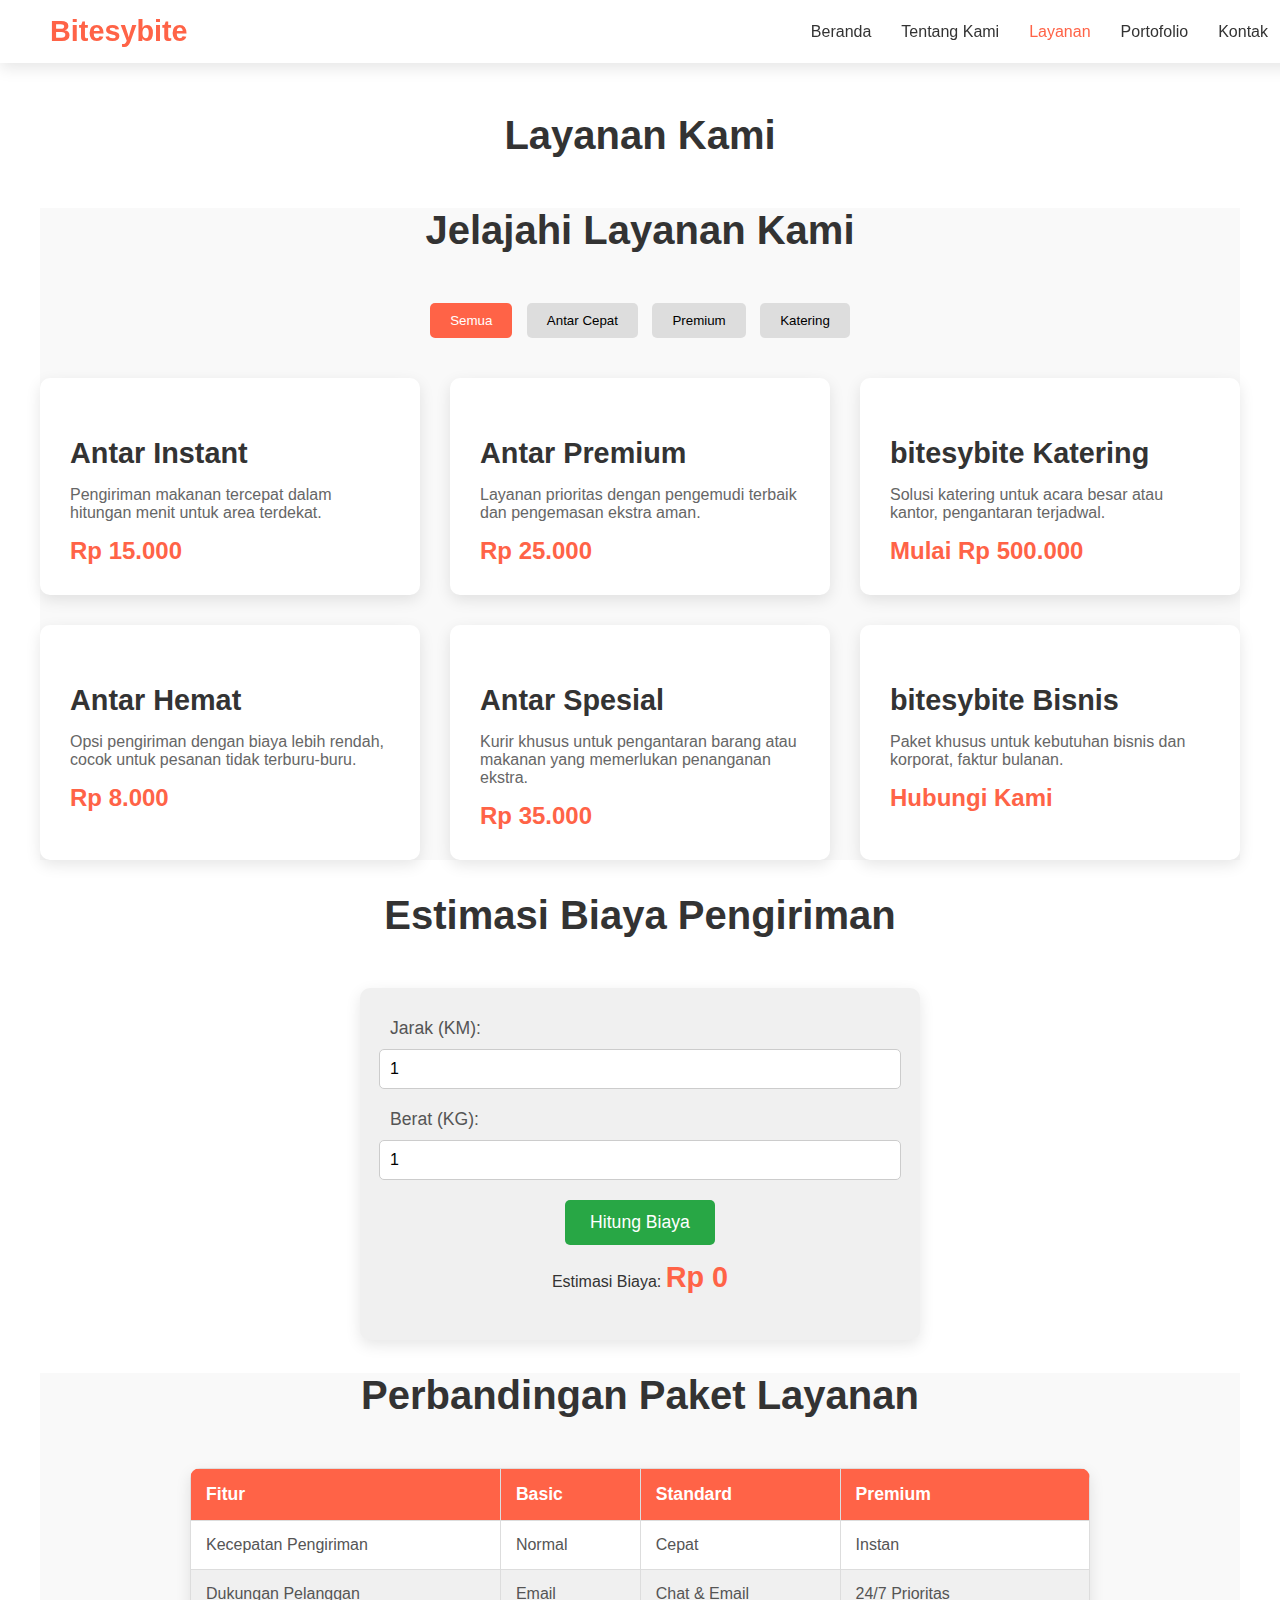
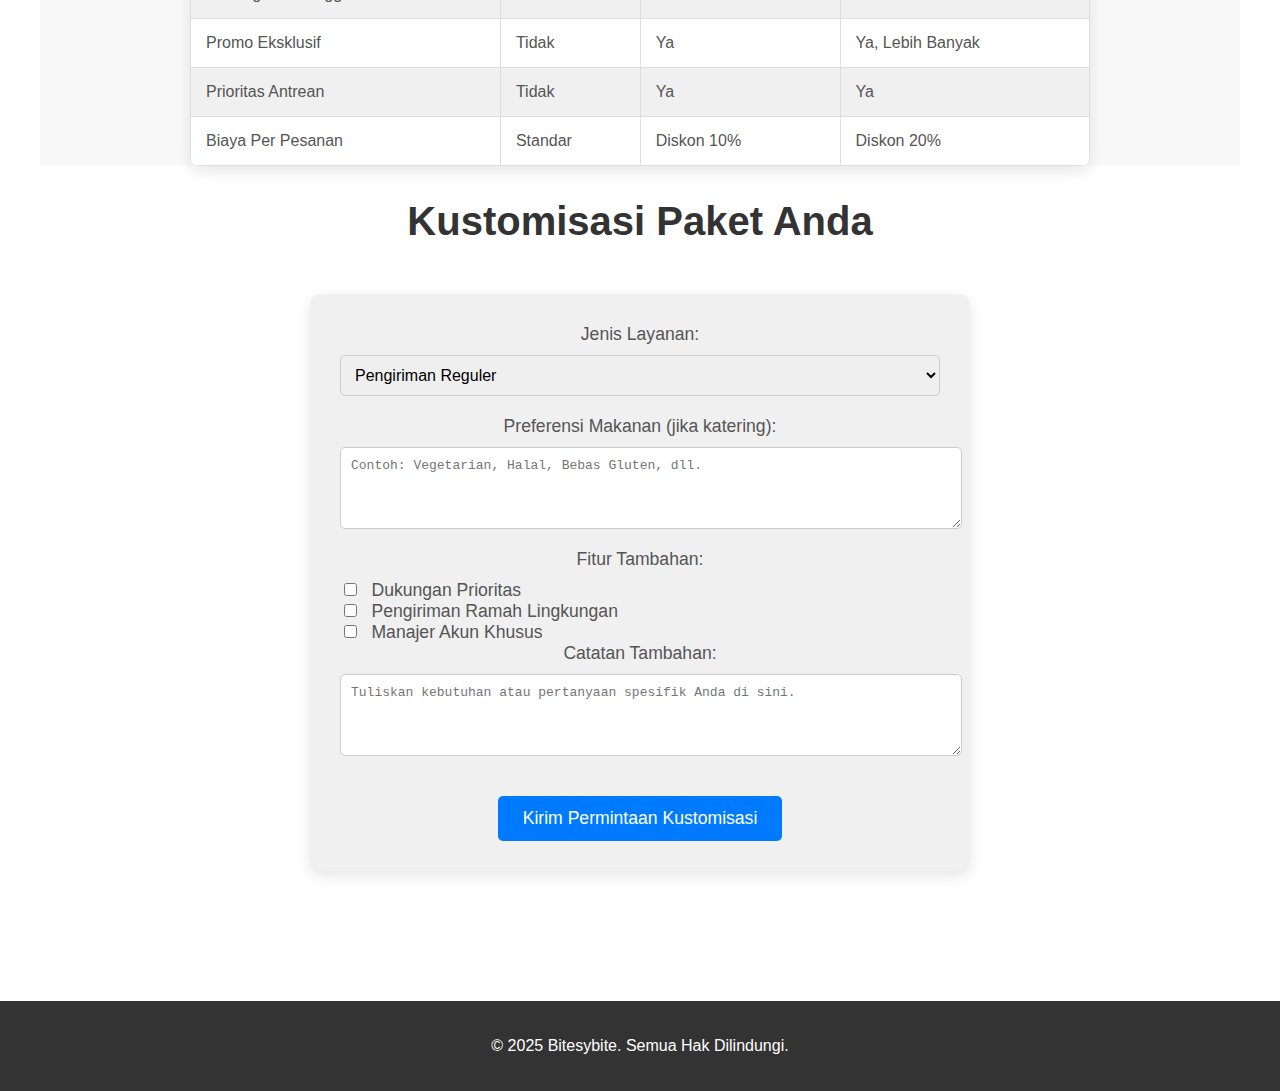
<file: services.html>
<!DOCTYPE html>
<html lang="id">
<head>
    <meta charset="UTF-8">
    <meta name="viewport" content="width=device-width, initial-scale=1.0">
    <title>Layanan - Bitesybite</title>
    <link rel="stylesheet" href="https://cdnjs.cloudflare.com/ajax/libs/font-awesome/6.0.0-beta3/css/all.min.css">
    <link rel="stylesheet" href="style.css">
</head>
<body>
    <header>
        <a href="#" class="logo">Bitesybite</a>
        <nav>
            <ul>
                <li><a href="index.html">Beranda</a></li>
                <li><a href="about.html">Tentang Kami</a></li>
                <li><a href="services.html" class="active">Layanan</a></li>
                <li><a href="portfolio.html">Portofolio</a></li>
                <li><a href="contact.html">Kontak</a></li>
                <li><a href="blog.html">Blog</a></li>
            </ul>
        </nav>
    </header>

    <section id="services" class="services-section">
        <div class="container">
            <h2>Layanan Kami</h2>
            <div class="services-catalog section">
                <h2>Jelajahi Layanan Kami</h2>
                <div class="filter-buttons">
                    <button class="filter-btn active" data-category="all">Semua</button>
                    <button class="filter-btn" data-category="fast-delivery">Antar Cepat</button>
                    <button class="filter-btn" data-category="premium">Premium</button>
                    <button class="filter-btn" data-category="catering">Katering</button>
                </div>
                <div class="service-cards-grid">
                    <div class="service-card-item" data-category="fast-delivery">
                        <h3>Antar Instant</h3>
                        <p>Pengiriman makanan tercepat dalam hitungan menit untuk area terdekat.</p>
                        <span class="price">Rp 15.000</span>
                    </div>
                    <div class="service-card-item" data-category="premium">
                        <h3>Antar Premium</h3>
                        <p>Layanan prioritas dengan pengemudi terbaik dan pengemasan ekstra aman.</p>
                        <span class="price">Rp 25.000</span>
                    </div>
                    <div class="service-card-item" data-category="catering">
                        <h3>bitesybite Katering</h3>
                        <p>Solusi katering untuk acara besar atau kantor, pengantaran terjadwal.</p>
                        <span class="price">Mulai Rp 500.000</span>
                    </div>
                     <div class="service-card-item" data-category="fast-delivery">
                        <h3>Antar Hemat</h3>
                        <p>Opsi pengiriman dengan biaya lebih rendah, cocok untuk pesanan tidak terburu-buru.</p>
                        <span class="price">Rp 8.000</span>
                    </div>
                    <div class="service-card-item" data-category="premium">
                        <h3>Antar Spesial</h3>
                        <p>Kurir khusus untuk pengantaran barang atau makanan yang memerlukan penanganan ekstra.</p>
                        <span class="price">Rp 35.000</span>
                    </div>
                    <div class="service-card-item" data-category="catering">
                        <h3>bitesybite Bisnis</h3>
                        <p>Paket khusus untuk kebutuhan bisnis dan korporat, faktur bulanan.</p>
                        <span class="price">Hubungi Kami</span>
                    </div>
                </div>
            </div>

            <div class="price-calculator-section section">
                <h2>Estimasi Biaya Pengiriman</h2>
                <div class="calculator-form">
                    <label for="distance">Jarak (KM):</label>
                    <input type="number" id="distance" min="1" value="1" placeholder="Masukkan jarak dalam KM">

                    <label for="weight">Berat (KG):</label>
                    <input type="number" id="weight" min="0.1" step="0.1" value="1" placeholder="Masukkan berat dalam KG">

                    <button id="calculate-price">Hitung Biaya</button>
                    <p>Estimasi Biaya: <span id="estimated-cost">Rp 0</span></p>
                </div>
            </div>

            <div class="comparison-table-section section">
                <h2>Perbandingan Paket Layanan</h2>
                <table>
                    <thead>
                        <tr>
                            <th>Fitur</th>
                            <th>Basic</th>
                            <th>Standard</th>
                            <th>Premium</th>
                        </tr>
                    </thead>
                    <tbody>
                        <tr>
                            <td>Kecepatan Pengiriman</td>
                            <td>Normal</td>
                            <td>Cepat</td>
                            <td>Instan</td>
                        </tr>
                        <tr>
                            <td>Dukungan Pelanggan</td>
                            <td>Email</td>
                            <td>Chat & Email</td>
                            <td>24/7 Prioritas</td>
                        </tr>
                        <tr>
                            <td>Promo Eksklusif</td>
                            <td>Tidak</td>
                            <td>Ya</td>
                            <td>Ya, Lebih Banyak</td>
                        </tr>
                        <tr>
                            <td>Prioritas Antrean</td>
                            <td>Tidak</td>
                            <td>Ya</td>
                            <td>Ya</td>
                        </tr>
                        <tr>
                            <td>Biaya Per Pesanan</td>
                            <td>Standar</td>
                            <td>Diskon 10%</td>
                            <td>Diskon 20%</td>
                        </tr>
                    </tbody>
                </table>
            </div>

            <div class="customize-package-form-section section">
                <h2>Kustomisasi Paket Anda</h2>
                <form class="customization-form" id="customization-form">
                    <label for="package-type">Jenis Layanan:</label>
                    <select id="package-type" name="package_type">
                        <option value="delivery">Pengiriman Reguler</option>
                        <option value="catering">Katering</option>
                        <option value="business">Kebutuhan Bisnis</option>
                    </select>

                    <label for="food-preferences">Preferensi Makanan (jika katering):</label>
                    <textarea id="food-preferences" name="food_preferences" rows="4" placeholder="Contoh: Vegetarian, Halal, Bebas Gluten, dll."></textarea>

                    <label>Fitur Tambahan:</label>
                    <div>
                        <input type="checkbox" id="priority-support" name="additional_features[]" value="priority-support">
                        <label for="priority-support">Dukungan Prioritas</label>
                    </div>
                    <div>
                        <input type="checkbox" id="eco-friendly-delivery" name="additional_features[]" value="eco-friendly-delivery">
                        <label for="eco-friendly-delivery">Pengiriman Ramah Lingkungan</label>
                    </div>
                    <div>
                        <input type="checkbox" id="dedicated-account" name="additional_features[]" value="dedicated-account">
                        <label for="dedicated-account">Manajer Akun Khusus</label>
                    </div>

                    <label for="notes">Catatan Tambahan:</label>
                    <textarea id="notes" name="notes" rows="4" placeholder="Tuliskan kebutuhan atau pertanyaan spesifik Anda di sini."></textarea>

                    <button type="submit">Kirim Permintaan Kustomisasi</button>
                </form>
            </div>
        </div>
    </section>
    <footer>
        <div class="container">
            <p>&copy; 2025 Bitesybite. Semua Hak Dilindungi.</p>
        </div>
    </footer>
    <script src="script.js"></script>
</body>
</html>
</file>
<file: style.css>
:root {
    --primary-color: #ff6347; 
    --secondary-color: #f7931e;
    --accent-color: #ffd700; 
    --text-dark: #333;
    --text-light: #fff;
    --bg-light: #f9f9f9;
    --bg-white: #fff;
    --border-radius-default: 10px;
    --box-shadow-light: 0 5px 15px rgba(0,0,0,0.1);
    --box-shadow-medium: 0 10px 20px rgba(0,0,0,0.2);
    --transition-speed: 0.3s;
}

body {
    font-family: 'Arial', sans-serif;
    margin: 0;
    padding: 0;
    box-sizing: border-box;
    scroll-behavior: smooth;
    overflow-x: hidden;
    color: var(--text-dark);
}

header {
    background-color: var(--bg-white);
    padding: 15px 50px;
    box-shadow: var(--box-shadow-light);
    display: flex;
    justify-content: space-between;
    align-items: center;
    position: fixed;
    width: 100%;
    top: 0;
    z-index: 1000;
    transition: background-color var(--transition-speed) ease;
}

.logo {
    font-size: 1.8em;
    font-weight: bold;
    color: var(--primary-color);
    text-decoration: none;
}

nav ul {
    list-style: none;
    margin: 0;
    padding: 0;
    display: flex;
}

nav ul li {
    margin-left: 30px;
}

nav ul li a {
    text-decoration: none;
    color: var(--text-dark);
    font-weight: 500;
    transition: color var(--transition-speed) ease;
}

nav ul li a:hover,
nav ul li a.active {
    color: var(--primary-color);
}

/* Footer */
footer {
    background-color: var(--text-dark);
    color: var(--text-light);
    text-align: center;
    padding: 20px;
    margin-top: 50px;
}

section {
    padding: 80px 20px;
    text-align: center;
}

h2 {
    font-size: 2.5em;
    margin-bottom: 50px;
    color: var(--text-dark);
}

.container {
    max-width: 1200px;
    margin: 0 auto;
    padding: 0 20px;
}

/* CTA Button */
.cta-button {
    background-color: var(--primary-color);
    color: var(--text-light);
    padding: 15px 30px;
    border: none;
    border-radius: 5px;
    font-size: 1.2em;
    cursor: pointer;
    transition: background-color var(--transition-speed) ease, transform var(--transition-speed) ease;
    text-decoration: none;
    display: inline-block;
}

.cta-button:hover {
    background-color: #e55336;
    transform: translateY(-3px);
}

/* css untuk Homepage Styles */
.hero-section {
    position: relative;
    height: 100vh;
    display: flex;
    justify-content: center;
    align-items: center;
    color: var(--text-light);
    text-align: center;
    overflow: hidden;
    background-image: url('img/BB1.jpg');
    background-repeat: no-repeat;
    background-position: center;
    background-size: cover;
    background-attachment: fixed; 
}

.hero-content {
    z-index: 2;
    padding: 20px;
    background-color: rgba(0, 0, 0, 0.5);
    border-radius: var(--border-radius-default);
}

.hero-section h1 {
    font-size: 3.5em;
    margin-bottom: 15px;
}

.hero-section .dynamic-text {
    font-size: 1.5em;
    margin-bottom: 30px;
    min-height: 1.5em; 
}

.hero-section .cursor {
    display: inline-block;
    background-color: var(--text-light);
    margin-left: 3px;
    width: 2px;
    animation: blink 1.2s infinite;
}

@keyframes blink {
    0%, 50% { opacity: 1; }
    51%, 100% { opacity: 0; }
}

.stats-counter {
    display: flex;
    justify-content: center;
    gap: 40px;
    margin-top: 30px;
    margin-bottom: 40px;
}

.stat-item .counter {
    font-size: 2.5em;
    font-weight: bold;
    color: var(--accent-color);
}

.stat-item p {
    font-size: 1.1em;
    margin-top: 5px;
}

/* css untuk Features  */
.features-section {
    background-color: var(--bg-light);
}

.features-grid {
    display: grid;
    grid-template-columns: repeat(auto-fit, minmax(300px, 1fr));
    gap: 30px;
    max-width: 1200px;
    margin: 0 auto;
}

.feature-card {
    background-color: var(--bg-white);
    padding: 30px;
    border-radius: var(--border-radius-default);
    box-shadow: var(--box-shadow-light);
    transition: transform var(--transition-speed) ease, box-shadow var(--transition-speed) ease;
    overflow: hidden;
}

.feature-card:hover {
    transform: translateY(-10px);
    box-shadow: var(--box-shadow-medium);
}

.feature-card i {
    font-size: 3em;
    color: var(--primary-color);
    margin-bottom: 20px;
    transition: transform var(--transition-speed) ease;
}

.feature-card:hover i {
    transform: scale(1.1) rotate(5deg);
}

.feature-card h3 {
    font-size: 1.8em;
    margin-bottom: 10px;
    color: var(--text-dark);
}

.feature-card p {
    color: #666;
    line-height: 1.6;
}

.feature-detail {
    max-height: 0;
    overflow: hidden;
    transition: max-height 0.5s ease-out;
    margin-top: 15px;
    color: #555;
    font-size: 0.95em;
    text-align: left;
}

.feature-card.expanded .feature-detail {
    max-height: 200px; 
}

.detail-button {
    background: none;
    border: none;
    color: #007bff;
    cursor: pointer;
    margin-top: 15px;
    font-size: 1em;
    text-decoration: underline;
    transition: color var(--transition-speed) ease;
}

.detail-button:hover {
    color: #0056b3;
}

/* css untuk testimonial */
.testimonials-section {
    background-color: #f0f0f0;
}

.testimonial-carousel {
    display: flex; 
    gap: 20px; 
    overflow-x: auto; 
    scroll-snap-type: x mandatory; 
    -webkit-overflow-scrolling: touch; 
    padding-bottom: 15px; 
}

.testimonial-item {
    flex: 0 0 300px; 
    background-color: #f9f9f9;
    border: 1px solid #ddd;
    border-radius: 8px;
    padding: 20px;
    text-align: center;
    box-shadow: 0 2px 5px rgba(0,0,0,0.1);
    scroll-snap-align: start; 
}


.star-rating {
    color: #FFD700; 
    margin: 10px 0;
}

.star-rating .far.fa-star {
    color: #ccc; 
}

.carousel-nav {
    display: flex;
    justify-content: center;
    margin-top: 20px;
}

.carousel-nav button {
    background-color: #007bff;
    color: white;
    border: none;
    padding: 10px 15px;
    margin: 0 5px;
    border-radius: 5px;
    cursor: pointer;
    font-size: 18px;
    transition: background-color 0.3s ease;
}

.carousel-nav button:hover {
    background-color: #0056b3;
}
    

/* --- About Section Styles --- */
.company-story-section {
    background-color: var(--bg-light);
}

.timeline {
    position: relative;
    max-width: 900px;
    margin: 0 auto;
    padding: 20px 0;
}

.timeline::after {
    content: '';
    position: absolute;
    width: 4px;
    background-color: var(--primary-color);
    top: 0;
    bottom: 0;
    left: 50%;
    margin-left: -2px;
}

.timeline-item {
    padding: 20px 30px;
    position: relative;
    background-color: inherit;
    width: 45%;
    transition: all 0.6s ease-out; 
}

.timeline-item:nth-child(odd) {
    left: 0;
}

.timeline-item:nth-child(even) {
    left: 50%;
}

.timeline-item::after {
    content: '';
    position: absolute;
    width: 25px;
    height: 25px;
    right: -17px;
    background-color: var(--bg-white);
    border: 4px solid var(--primary-color);
    top: 15px;
    border-radius: 50%;
    z-index: 1;
}

.timeline-item:nth-child(even)::after {
    left: -16px;
}

.timeline-item h3 {
    color: var(--text-dark);
    font-size: 1.5em;
    margin-bottom: 10px;
}

.timeline-item p {
    color: #666;
}

/* css untuk Team Member Cards */
.team-section {
    background-color: var(--bg-white);
}

.team-grid {
    display: grid;
    grid-template-columns: repeat(auto-fit, minmax(280px, 1fr));
    gap: 30px;
    max-width: 1200px;
    margin: 0 auto;
}

.team-member-card {
    perspective: 1000px;
    height: 350px;
}

.card-inner {
    position: relative;
    width: 100%;
    height: 100%;
    text-align: center;
    transition: transform 0.6s;
    transform-style: preserve-3d;
    box-shadow: var(--box-shadow-light);
    border-radius: var(--border-radius-default);
}

.team-member-card.flipped .card-inner {
    transform: rotateY(180deg);
}

.card-front, .card-back {
    position: absolute;
    width: 100%;
    height: 100%;
    -webkit-backface-visibility: hidden;
    backface-visibility: hidden;
    border-radius: var(--border-radius-default);
    display: flex;
    flex-direction: column;
    justify-content: center;
    align-items: center;
    padding: 20px;
    box-sizing: border-box;
}

.card-front {
    background-color: #f0f0f0;
    color: var(--text-dark);
}

.card-front img {
    width: 120px;
    height: 120px;
    border-radius: 50%;
    object-fit: cover;
    margin-bottom: 15px;
    border: 4px solid var(--primary-color);
}

.card-front h3 {
    margin-bottom: 5px;
}

.card-front p {
    color: #666;
}

.card-back {
    background-color: var(--primary-color);
    color: var(--text-light);
    transform: rotateY(180deg);
    justify-content: space-around;
}

.card-back p {
    font-size: 1.3em;
    line-height: 1.6;
}

.card-back .fab {
    color: var(--text-light);
    font-size: 1.8em;
    margin: 0 10px;
    transition: color var(--transition-speed) ease;
}

.card-back .fab:hover {
    color: var(--accent-color);
}

.company-stats-section {
    background-color: var(--bg-light);
}

.stats-grid {
    display: flex;
    justify-content: center;
    gap: 50px;
    flex-wrap: wrap;
}

.stats-grid .stat-item .counter {
    font-size: 3em;
    font-weight: bold;
    color: var(--primary-color);
}

.stats-grid .stat-item p {
    font-size: 1.2em;
    margin-top: 5px;
    color: #555;
}

/* css untuk Values */
.our-values-section {
    background-color: var(--bg-white);
}

.values-grid {
    display: grid;
    grid-template-columns: repeat(auto-fit, minmax(280px, 1fr));
    gap: 30px;
    max-width: 1200px;
    margin: 0 auto;
}

.value-item {
    background-color: #f0f0f0;
    padding: 30px;
    border-radius: var(--border-radius-default);
    box-shadow: 0 5px 10px rgba(0,0,0,0.05);
    transition: background-color var(--transition-speed) ease, transform var(--transition-speed) ease;
    cursor: pointer;
}

.value-item:hover {
    background-color: #ffe0d5;
    transform: translateY(-5px);
}

.value-item i {
    font-size: 2.5em;
    color: var(--primary-color);
    margin-bottom: 15px;
}

.value-item h3 {
    font-size: 1.6em;
    margin-bottom: 10px;
    color: var(--text-dark);
}

.value-item p {
    color: #666;
}

/* --- Services Section Styles --- */
.services-catalog {
    background-color: var(--bg-light);
}

.filter-buttons {
    margin-bottom: 40px;
}

.filter-btn {
    background-color: #ddd;
    border: none;
    padding: 10px 20px;
    margin: 0 5px;
    border-radius: 5px;
    cursor: pointer;
    transition: background-color var(--transition-speed) ease;
}

.filter-btn:hover {
    background-color: #ccc;
}

.filter-btn.active {
    background-color: var(--primary-color);
    color: var(--text-light);
}

.service-cards-grid {
    display: grid;
    grid-template-columns: repeat(auto-fit, minmax(300px, 1fr));
    gap: 30px;
    max-width: 1200px;
    margin: 0 auto;
}

.service-card-item {
    background-color: var(--bg-white);
    padding: 30px;
    border-radius: var(--border-radius-default);
    box-shadow: var(--box-shadow-light);
    text-align: left;
    transition: transform var(--transition-speed) ease;
}

.service-card-item:hover {
    transform: translateY(-5px);
}

.service-card-item h3 {
    font-size: 1.8em;
    color: var(--text-dark);
    margin-bottom: 10px;
}

.service-card-item p {
    color: #666;
    margin-bottom: 15px;
}

.service-card-item .price {
    font-size: 1.5em;
    font-weight: bold;
    color: var(--primary-color);
}

/* css untuk Price Calculator */
.price-calculator-section {
    background-color: var(--bg-white);
}

.calculator-form {
    background-color: #f0f0f0;
    padding: 30px;
    border-radius: var(--border-radius-default);
    max-width: 500px;
    margin: 0 auto;
    box-shadow: var(--box-shadow-light);
    display: flex;
    flex-direction: column;
    align-items: center;
}

.calculator-form label {
    font-size: 1.1em;
    margin-bottom: 10px;
    color: #555;
    align-self: flex-start;
}

.calculator-form input {
    width: 100%;
    padding: 10px;
    margin-bottom: 20px;
    border: 1px solid #ccc;
    border-radius: 5px;
    font-size: 1em;
}

.calculator-form button {
    background-color: #28a745;
    color: var(--text-light);
    padding: 12px 25px;
    border: none;
    border-radius: 5px;
    font-size: 1.1em;
    cursor: pointer;
    transition: background-color var(--transition-speed) ease;
}

.calculator-form button:hover {
    background-color: #218838;
}

.calculator-form #estimated-cost {
    font-size: 1.8em;
    font-weight: bold;
    color: var(--primary-color);
    margin-top: 20px;
}

/* css untuk Comparison Table */
.comparison-table-section {
    background-color: var(--bg-light);
}

table {
    width: 100%;
    max-width: 900px;
    margin: 0 auto;
    border-collapse: collapse;
    box-shadow: var(--box-shadow-light);
    border-radius: var(--border-radius-default);
    overflow: hidden;
}

table th, table td {
    padding: 15px;
    border: 1px solid #ddd;
    text-align: left;
}

table th {
    background-color: var(--primary-color);
    color: var(--text-light);
    font-size: 1.1em;
}

table td {
    background-color: var(--bg-white);
    color: #555;
}

table tr:nth-child(even) td {
    background-color: #f0f0f0;
}

/* css untuk Customization Form */
.customize-package-form-section {
    background-color: var(--bg-white);
}

.customization-form {
    background-color: #f0f0f0;
    padding: 30px;
    border-radius: var(--border-radius-default);
    max-width: 600px;
    margin: 0 auto;
    box-shadow: var(--box-shadow-light);
    display: flex;
    flex-direction: column;
    align-items: flex-start;
}

.customization-form label {
    margin-bottom: 10px;
    font-size: 1.1em;
    color: #555;
    width: 100%;
}

.customization-form select,
.customization-form textarea {
    width: 100%;
    padding: 10px;
    margin-bottom: 20px;
    border: 1px solid #ccc;
    border-radius: 5px;
    font-size: 1em;
}

.customization-form input[type="checkbox"] {
    margin-right: 10px;
}

.customization-form button {
    background-color: #007bff;
    color: var(--text-light);
    padding: 12px 25px;
    border: none;
    border-radius: 5px;
    font-size: 1.1em;
    cursor: pointer;
    transition: background-color var(--transition-speed) ease;
    align-self: center;
    margin-top: 20px;
}

.customization-form button:hover {
    background-color: #0056b3;
}

/* --- css untuk Portfolio Section --- */
.portfolio-showcase {
    background-color: var(--bg-light);
}

.portfolio-grid {
    display: grid;
    grid-template-columns: repeat(auto-fit, minmax(300px, 1fr));
    gap: 30px;
    max-width: 1200px;
    margin: 0 auto;
}

.project-item {
    background-color: var(--bg-white);
    border-radius: var(--border-radius-default);
    box-shadow: var(--box-shadow-light);
    overflow: hidden;
    text-align: left;
    transition: transform var(--transition-speed) ease, box-shadow var(--transition-speed) ease;
}

.project-item:hover {
    transform: translateY(-5px);
    box-shadow: var(--box-shadow-medium);
}

.project-item img {
    width: 100%;
    height: 200px;
    object-fit: cover;
    display: block;
}

.project-item h3 {
    font-size: 1.6em;
    color: var(--text-dark);
    padding: 15px 20px 5px;
}

.project-item p {
    color: #666;
    padding: 0 20px 15px;
}

.project-item .view-details-btn {
    background-color: var(--primary-color);
    color: var(--text-light);
    border: none;
    padding: 10px 20px;
    margin: 0 20px 20px;
    border-radius: 5px;
    cursor: pointer;
    transition: background-color var(--transition-speed) ease;
    display: inline-block;
}

.project-item .view-details-btn:hover {
    background-color: #e55336;
}

/* css untuk Lightbox Modal */
.modal {
    display: none; 
    position: fixed; 
    z-index: 1001; 
    padding-top: 60px;
    left: 0;
    top: 0;
    width: 100%; 
    height: 100%; 
    overflow: auto; 
    background-color: rgba(0,0,0,0.9); 
}

.modal-content, .modal-content-details {
    margin: auto;
    display: block;
    width: 80%;
    max-width: 700px;
    border-radius: var(--border-radius-default);
    box-shadow: var(--box-shadow-light);
    animation-name: zoom;
    animation-duration: 0.6s;
    background-color: var(--bg-white);
    padding: 20px;
    box-sizing: border-box;
}

#lightbox-img {
    width: 100%;
    height: auto;
    max-height: 80vh;
    object-fit: contain;
}

#caption {
    margin: auto;
    display: block;
    width: 80%;
    max-width: 700px;
    text-align: center;
    color: #ccc;
    padding: 10px 0;
    height: 150px;
}

.close-button {
    position: absolute;
    top: 15px;
    right: 35px;
    color: #f1f1f1;
    font-size: 40px;
    font-weight: bold;
    transition: var(--transition-speed);
    cursor: pointer;
}

.close-button:hover,
.close-button:focus {
    color: #bbb;
    text-decoration: none;
    cursor: pointer;
}

.modal-nav {
    position: absolute;
    top: 50%;
    width: 100%;
    display: flex;
    justify-content: space-between;
    transform: translateY(-50%);
    padding: 0 20px;
}

.modal-nav button {
    background: rgba(255, 255, 255, 0.2);
    border: none;
    color: var(--text-light);
    font-size: 2em;
    padding: 10px 15px;
    cursor: pointer;
    border-radius: 5px;
    transition: background var(--transition-speed) ease;
}

.modal-nav button:hover {
    background: rgba(255, 255, 255, 0.4);
}

    
.modal-content-details h3 {
    font-size: 2em;
    color: var(--text-dark);
    margin-bottom: 15px;
}

.modal-content-details p {
    color: #555;
    line-height: 1.6;
    margin-bottom: 20px;
}

.modal-gallery {
    display: grid;
    grid-template-columns: repeat(auto-fit, minmax(100px, 1fr));
    gap: 10px;
    margin-bottom: 20px;
}

.modal-gallery img {
    width: 100%;
    height: 100px;
    object-fit: cover;
    border-radius: 5px;
    cursor: pointer;
    transition: transform 0.2s ease;
}

.modal-gallery img:hover {
    transform: scale(1.05);
}

#project-modal-testimonials {
    background-color: #f0f0f0;
    padding: 20px;
    border-radius: 8px;
    border-left: 5px solid var(--primary-color);
}

#project-modal-testimonials h4 {
    color: var(--primary-color);
    margin-bottom: 10px;
}

#project-modal-testimonial-text {
    font-style: italic;
    color: #555;
}

#project-modal-testimonial-author {
    text-align: right;
    font-weight: bold;
    color: var(--text-dark);
    margin-top: 10px;
}

/* css untuk Animations */
@keyframes zoom {
    from {transform: scale(0)}
    to {transform: scale(1)}
}

/* --- css untuk Contact Section Styles --- */
.contact-section {
    background-color: var(--bg-light);
}

.contact-container {
    display: flex;
    flex-wrap: wrap;
    gap: 40px;
    max-width: 1200px;
    margin: 0 auto;
    justify-content: center;
}

.contact-form-container, .contact-info-map-container {
    background-color: var(--bg-white);
    padding: 30px;
    border-radius: var(--border-radius-default);
    box-shadow: var(--box-shadow-light);
    flex: 1;
    min-width: 400px;
    text-align: left;
}

.contact-form-container h3, .contact-info-map-container h3 {
    font-size: 2em;
    color: var(--primary-color);
    margin-bottom: 25px;
    text-align: center;
}

.contact-form .form-group {
    margin-bottom: 20px;
    position: relative;
}

.contact-form label {
    display: block;
    margin-bottom: 8px;
    font-weight: bold;
    color: #555;
}

.contact-form input, .contact-form textarea {
    width: 100%;
    padding: 12px;
    border: 1px solid #ccc;
    border-radius: 5px;
    font-size: 1em;
    box-sizing: border-box;
}

.contact-form input:focus, .contact-form textarea:focus {
    border-color: var(--primary-color);
    outline: none;
    box-shadow: 0 0 5px rgba(255, 99, 71, 0.5);
}

.contact-form textarea {
    resize: vertical;
}

.contact-form button[type="submit"] {
    background-color: var(--primary-color);
    color: var(--text-light);
    padding: 15px 30px;
    border: none;
    border-radius: 5px;
    font-size: 1.2em;
    cursor: pointer;
    transition: background-color var(--transition-speed) ease;
    width: auto;
    display: block;
    margin: 20px auto 0;
}

.contact-form button[type="submit"]:hover {
    background-color: #e55336;
}

.error-message {
    color: red;
    font-size: 0.9em;
    margin-top: 5px;
    display: block;
}

.char-counter {
    font-size: 0.8em;
    color: #888;
    text-align: right;
    display: block;
    margin-top: 5px;
}

    
#google-map {
    width: 100%;
    height: 350px;
    border-radius: var(--border-radius-default);
    margin-bottom: 20px;
    box-shadow: 0 2px 10px rgba(0,0,0,0.08);
}

.office-locations {
    margin-bottom: 30px;
    border-top: 1px solid #eee;
    padding-top: 20px;
}

.location-marker-item {
    cursor: pointer;
    background-color: #f0f0f0;
    padding: 15px;
    border-radius: 8px;
    margin-bottom: 10px;
    transition: background-color var(--transition-speed) ease;
}

.location-marker-item:hover {
    background-color: #e0e0e0;
}

.location-marker-item h4 {
    color: var(--text-dark);
    margin-bottom: 5px;
}

.location-marker-item p {
    color: #666;
    font-size: 0.95em;
}

/* css untuk Live Chat Simulation */
.live-chat-box {
    border: 1px solid #ddd;
    border-radius: var(--border-radius-default);
    overflow: hidden;
    background-color: #f9f9f9;
    height: 350px;
    display: flex;
    flex-direction: column;
}

.chat-messages {
    flex-grow: 1;
    padding: 15px;
    overflow-y: auto;
    display: flex;
    flex-direction: column;
}

.chat-message {
    max-width: 80%;
    padding: 10px 15px;
    border-radius: 15px;
    margin-bottom: 10px;
    align-self: flex-start;
}

.chat-message.bot {
    background-color: #e2e2e2;
    color: var(--text-dark);
    align-self: flex-start;
}

.chat-message.user {
    background-color: var(--primary-color);
    color: var(--text-light);
    align-self: flex-end;
}

.live-chat-box input {
    width: calc(100% - 80px);
    padding: 10px 15px;
    border: none;
    border-top: 1px solid #ddd;
    border-radius: 0;
    box-sizing: border-box;
}

.live-chat-box button {
    width: 80px;
    padding: 10px;
    background-color: #007bff;
    color: var(--text-light);
    border: none;
    cursor: pointer;
    transition: background-color var(--transition-speed) ease;
}

.live-chat-box button:hover {
    background-color: #0056b3;
}

.live-chat-box input, .live-chat-box button {
    display: inline-block;
    vertical-align: middle;
}

/* css untuk FAQ Section */
.faq-section {
    background-color: var(--bg-white);
}

.faq-search {
    margin-bottom: 30px;
}

.faq-search input {
    width: 100%;
    max-width: 600px;
    padding: 12px 20px;
    border: 1px solid #ddd;
    border-radius: 25px;
    font-size: 1.1em;
    box-shadow: inset 0 1px 3px rgba(0,0,0,0.05);
    outline: none;
}

.faq-search input:focus {
    border-color: var(--primary-color);
}

.accordion-container {
    max-width: 800px;
    margin: 0 auto;
    text-align: left;
}

.accordion-item {
    border: 1px solid #ddd;
    margin-bottom: 10px;
    border-radius: 8px;
    overflow: hidden;
}

.accordion-header {
    background-color: var(--primary-color);
    color: var(--text-light);
    padding: 15px 20px;
    width: 100%;
    text-align: left;
    border: none;
    outline: none;
    cursor: pointer;
    font-size: 1.2em;
    display: flex;
    justify-content: space-between;
    align-items: center;
    transition: background-color var(--transition-speed) ease;
}

.accordion-header:hover {
    background-color: #e55336;
}

.accordion-header i {
    transition: transform var(--transition-speed) ease;
}

.accordion-header.active i {
    transform: rotate(180deg);
}

.accordion-content {
    padding: 0 20px;
    background-color: var(--bg-white);
    max-height: 0;
    overflow: hidden;
    transition: max-height 0.5s ease-out, padding 0.5s ease-out;
}

.accordion-content p {
    padding-bottom: 15px;
    color: #444;
    line-height: 1.6;
}

/* css untuk Image Modal */
#imageModal {
    display: none; 
    position: fixed; 
    z-index: 1002; 
    padding-top: 60px;
    left: 0;
    top: 0;
    width: 100%; 
    height: 100%; 
    overflow: auto; 
    background-color: rgba(0,0,0,0.9); 
}

#imageModal .modal-content {
    margin: auto;
    display: block;
    width: 80%;
    max-width: 800px;
}

#imageModal #modalImage {
    width: 100%;
    height: auto;
    display: block;
}

#imageModal #modalCaption {
    margin: auto;
    display: block;
    width: 80%;
    max-width: 800px;
    text-align: center;
    color: #ccc;
    padding: 10px 0;
    height: 150px;
}

#imageModal .close-button {
    top: 15px;
    right: 35px;
    color: #f1f1f1;
    font-size: 40px;
    font-weight: bold;
    transition: 0.3s;
}

#imageModal .close-button:hover,
#imageModal .close-button:focus {
    color: #bbb;
    text-decoration: none;
    cursor: pointer;
}
</file>
